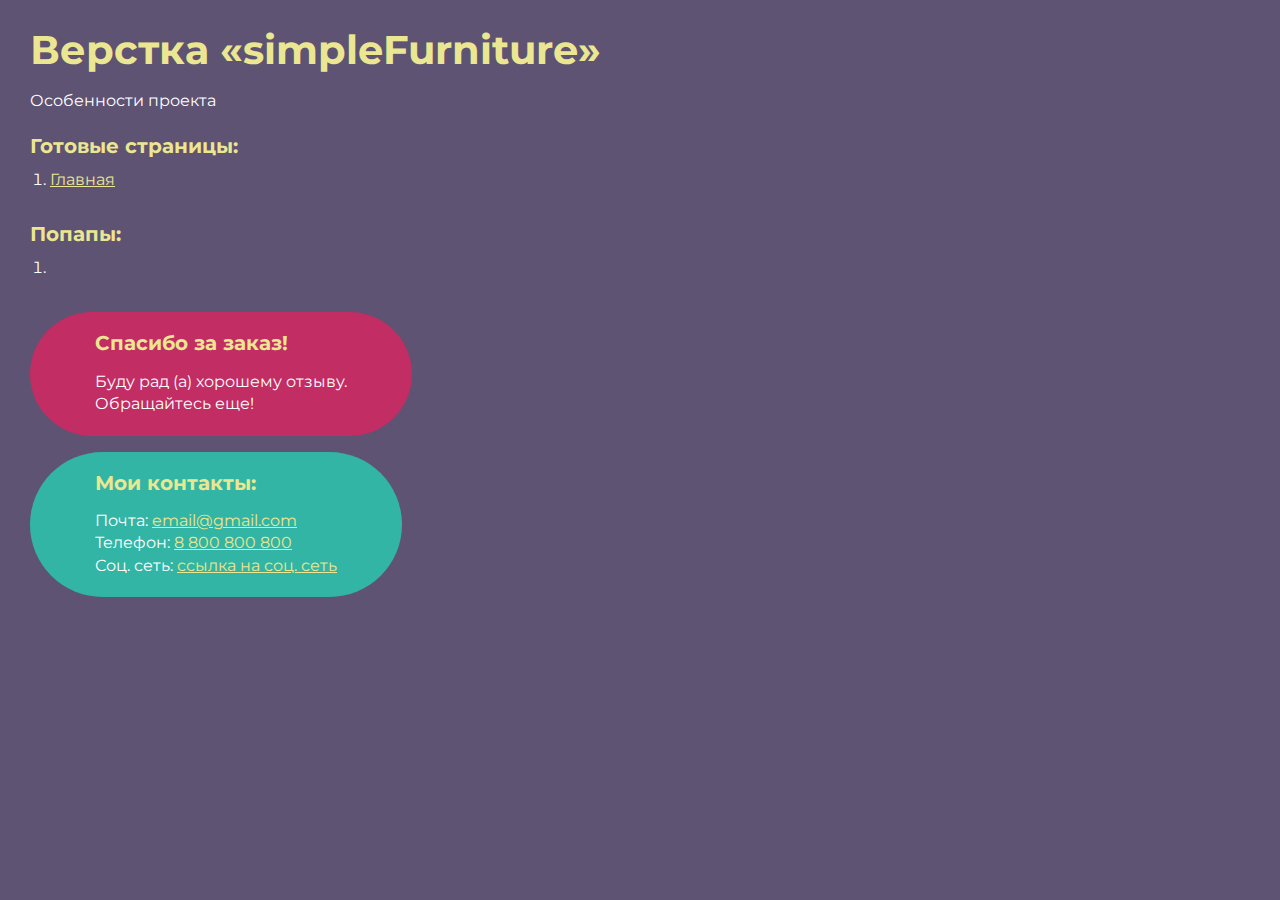
<file: index.html>
<!DOCTYPE html>
<html>

<head>
	<meta charset="UTF-8">
	<meta name="viewport" content="width=device-width, initial-scale=1.0">
	<title>Верстка «simpleFurniture»</title>
</head>

<body>
	<div class="rootpage">
		<h1>Верстка «simpleFurniture»</h1>
		<div class="rootpage__info">
			Особенности проекта
		</div>
		<h2>Готовые страницы:</h2>
		<ol class="rootpage__list">
			<li><a target="_blank" href="home.html">Главная</a></li>
		</ol>
		<h2>Попапы:</h2>
		<ol class="rootpage__list">
			<li><a target="_blank" href="home.html#"></a></li>
		</ol>
		<div class="rootpage__tnx">
			<h2>Спасибо за заказ!</h2>
			<p>Буду рад (а) хорошему отзыву.</p>
			<p>Обращайтесь еще!</p>
		</div>
		<div class="rootpage__contacts">
			<h2>Мои контакты:</h2>
			<p>Почта: <a href="mailto:email@gmail.com">email@gmail.com</a></p>
			<p>Телефон: <a href="tel:8800800800">8 800 800 800</a></p>
			<p>Соц. сеть: <a href="">ссылка на соц. сеть</a></p>
		</div>
	</div>
</body>
<style>
	@charset "UTF-8";
	@import url("https://fonts.googleapis.com/css?family=Montserrat:regular,700&display=swap");

	*,
	*::before,
	*::after {
		padding: 0px;
		margin: 0px;
		border: 0px;
		box-sizing: border-box;
	}

	html,
	body {
		height: 100%;
		margin: 0;
		padding: 0;
		min-width: 320px;
		width: 100%;
		color: #fff;
		background-color: #5e5373;
	}

	body {
		font-family: Montserrat;
		font-size: 100%;
		line-height: 1;
		font-size: 1rem;
	}

	a {
		text-decoration: underline;
		color: #ebe691
	}

	a:visited {
		text-decoration: underline;
		color: #aaa768;
	}

	a:hover {
		text-decoration: none;
	}

	ul li {
		list-style: none;
	}

	img {
		vertical-align: top;
	}

	.wrapper {
		width: 100%;
		min-height: 100%;
		overflow: hidden;
	}

	.rootpage {
		padding: 30px;
		display: flex;
		flex-direction: column;
		align-items: flex-start;
	}

	@media (max-width: 767px) {
		.rootpage {
			padding: 30px 15px;
		}
	}

	h1 {
		color: #ebe691;
		font-size: 2.5rem;
		margin: 0px 0px 1.25rem 0px;
	}

	@media (max-width: 767px) {
		h1 {
			font-size: 1.85rem;
			margin: 0px 0px 1.25rem 0px;
		}
	}

	h2 {
		color: #ebe691;
		font-size: 1.25rem;
		margin: 0px 0px 1rem 0px;
	}

	@media (max-width: 767px) {
		h2 {
			font-size: 1.125rem;
			margin: 0px 0px 1rem 0px;
		}
	}

	.rootpage__info {
		line-height: 140%;
		margin: 0px 0px 1.5rem 0px;
	}

	.rootpage__list {
		margin: 0px 0px 2.25rem 1.25rem;
	}

	.rootpage__list li:not(:last-child) {
		margin: 0px 0px 15px 0px;
	}

	.rootpage__contacts,
	.rootpage__tnx {
		border-radius: 200px;
		padding: 20px 65px;
		line-height: 140%;
	}

	@media (max-width: 767px) {

		.rootpage__contacts,
		.rootpage__tnx {
			border-radius: 40px;
			padding: 20px;
		}
	}

	.rootpage__contacts {
		background: #32b5a4;

	}

	.rootpage__contacts a {
		color: #ebe691;
	}

	.rootpage__tnx {
		background: #c22d63;
		margin: 0px 0px 1rem 0px;
	}
</style>

</html>
</file>
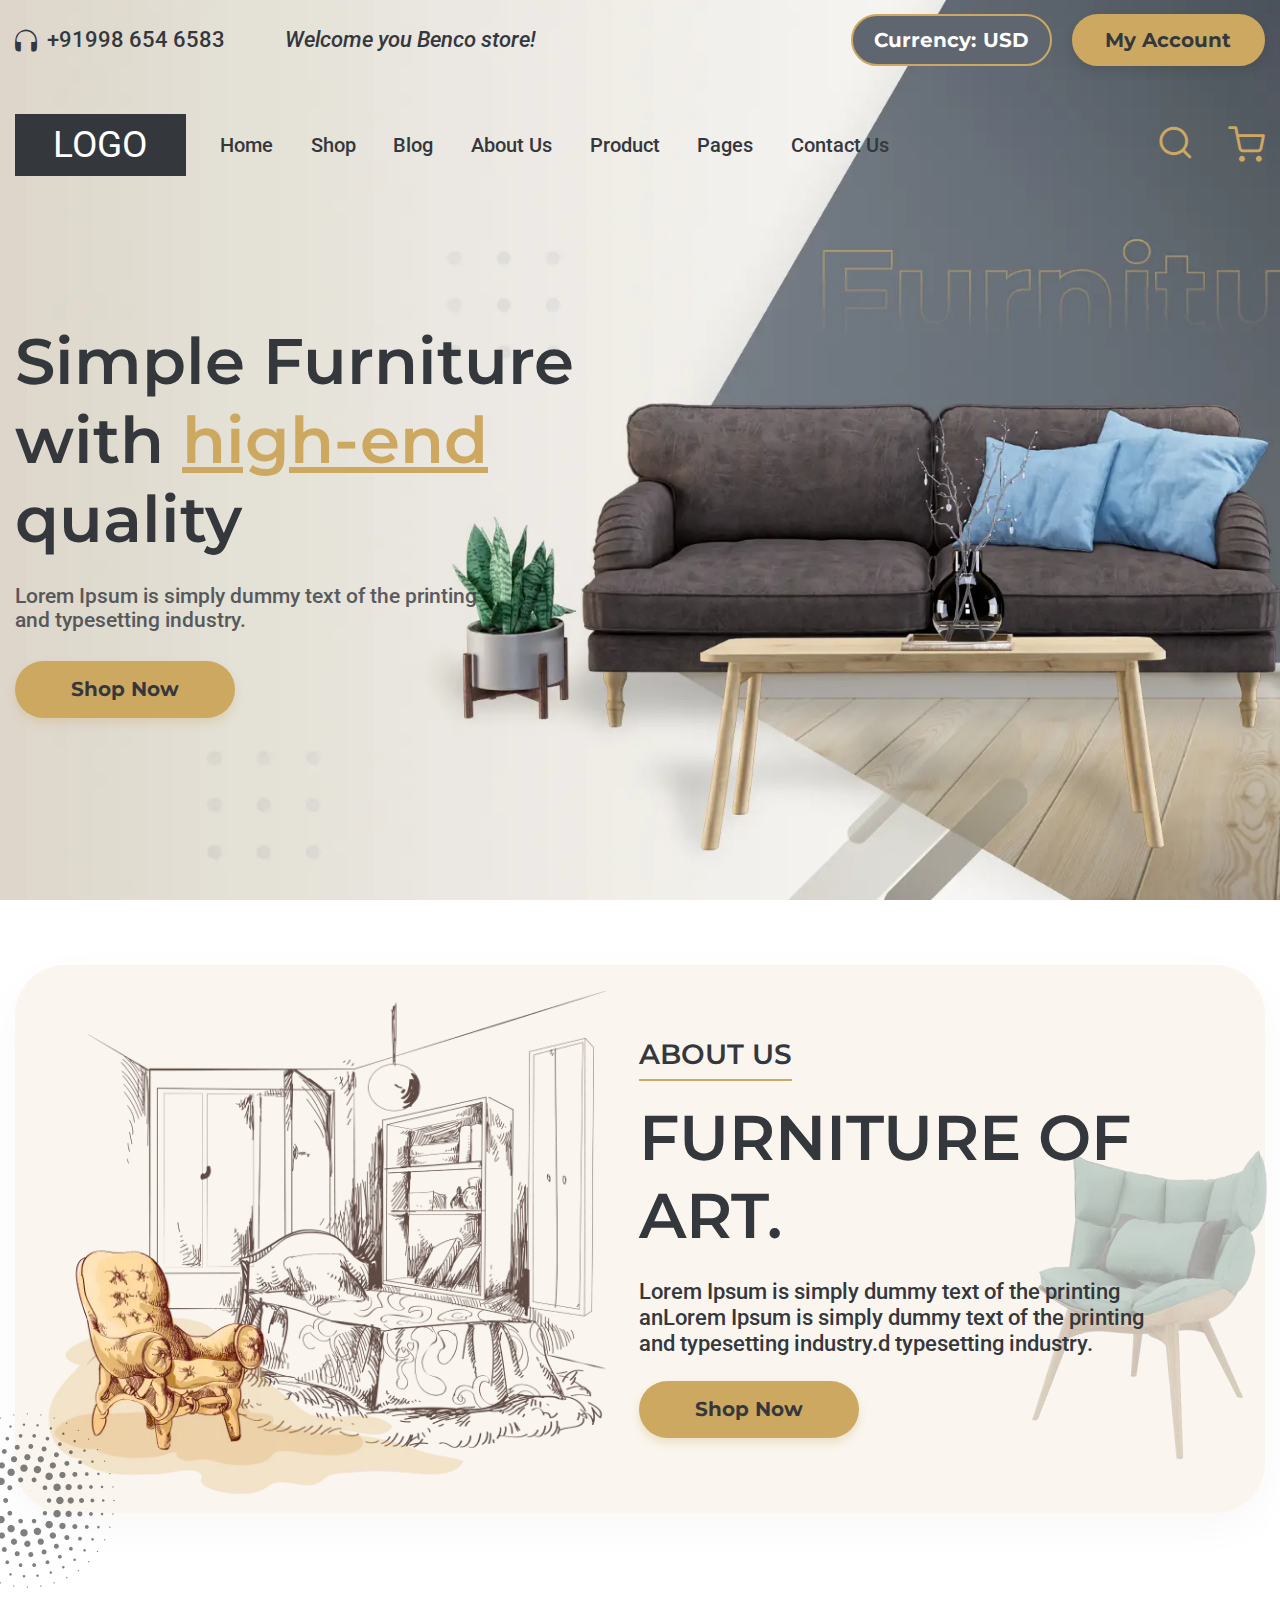
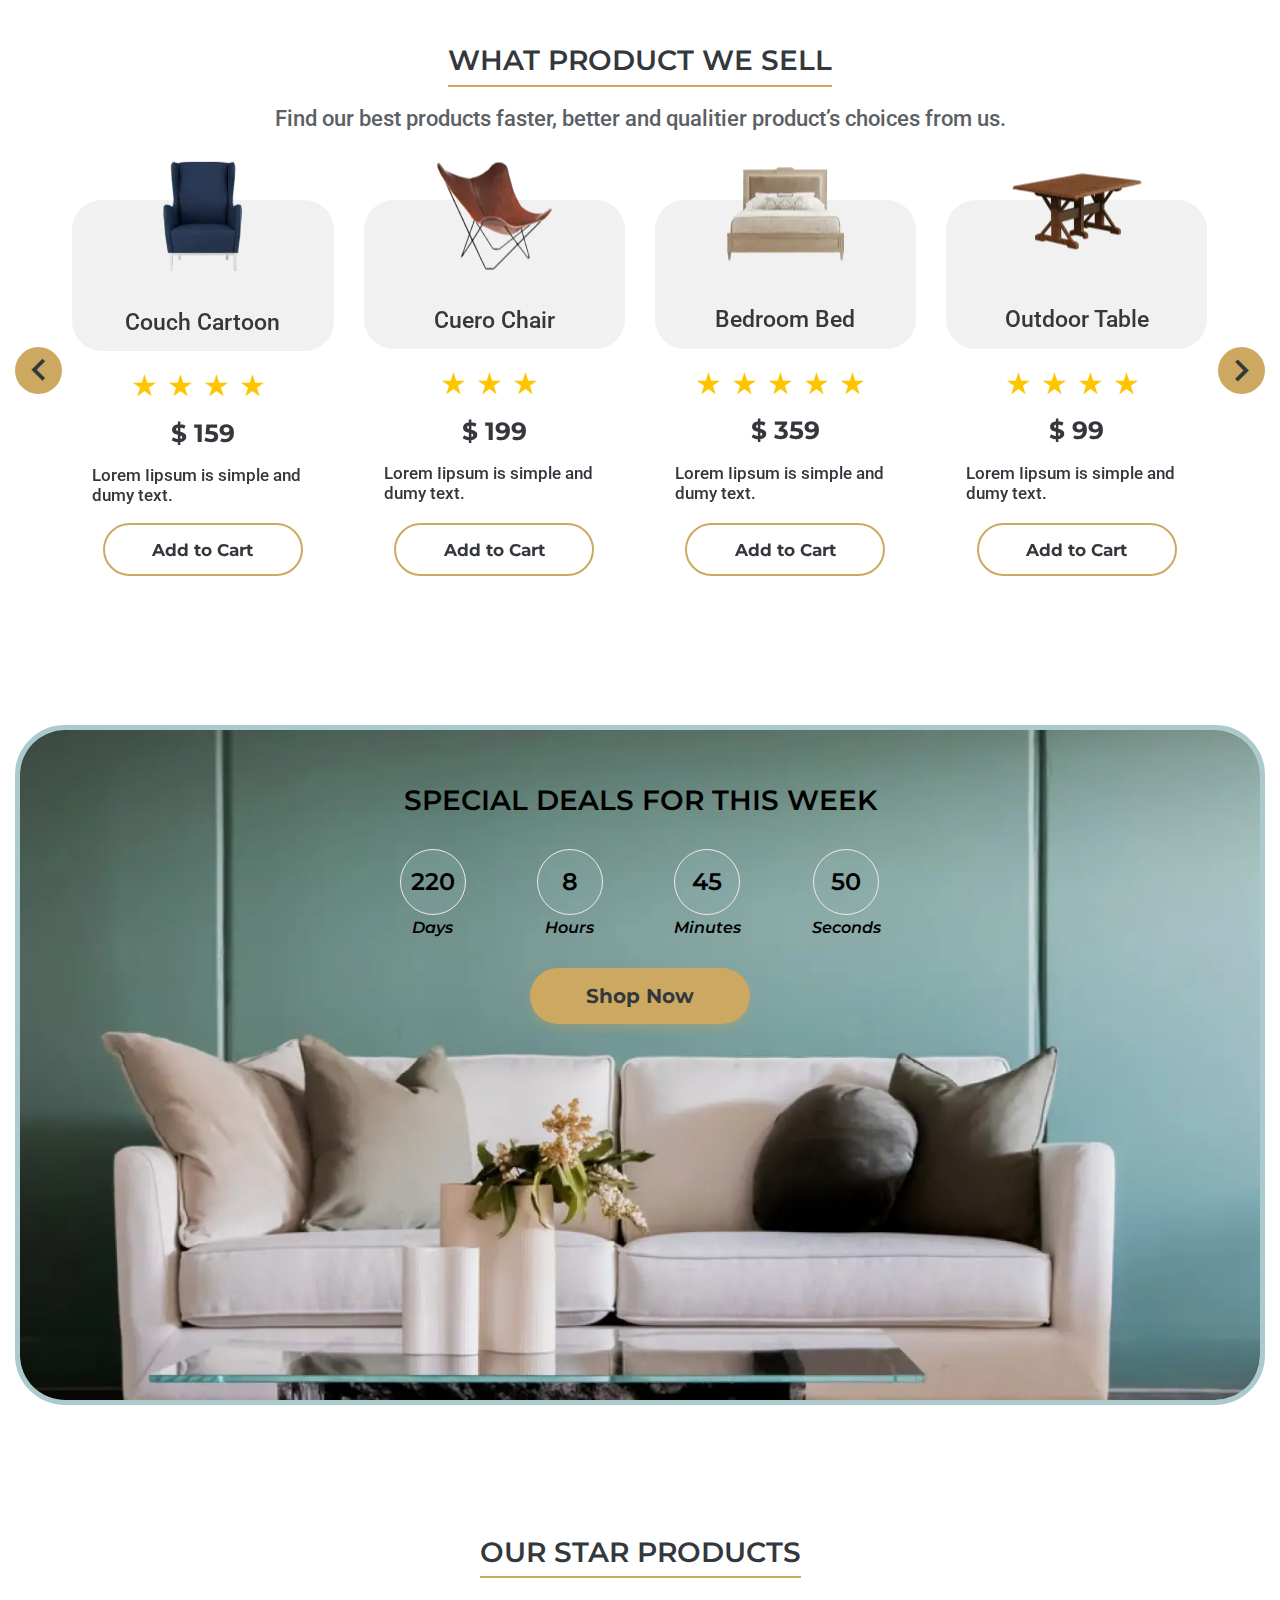
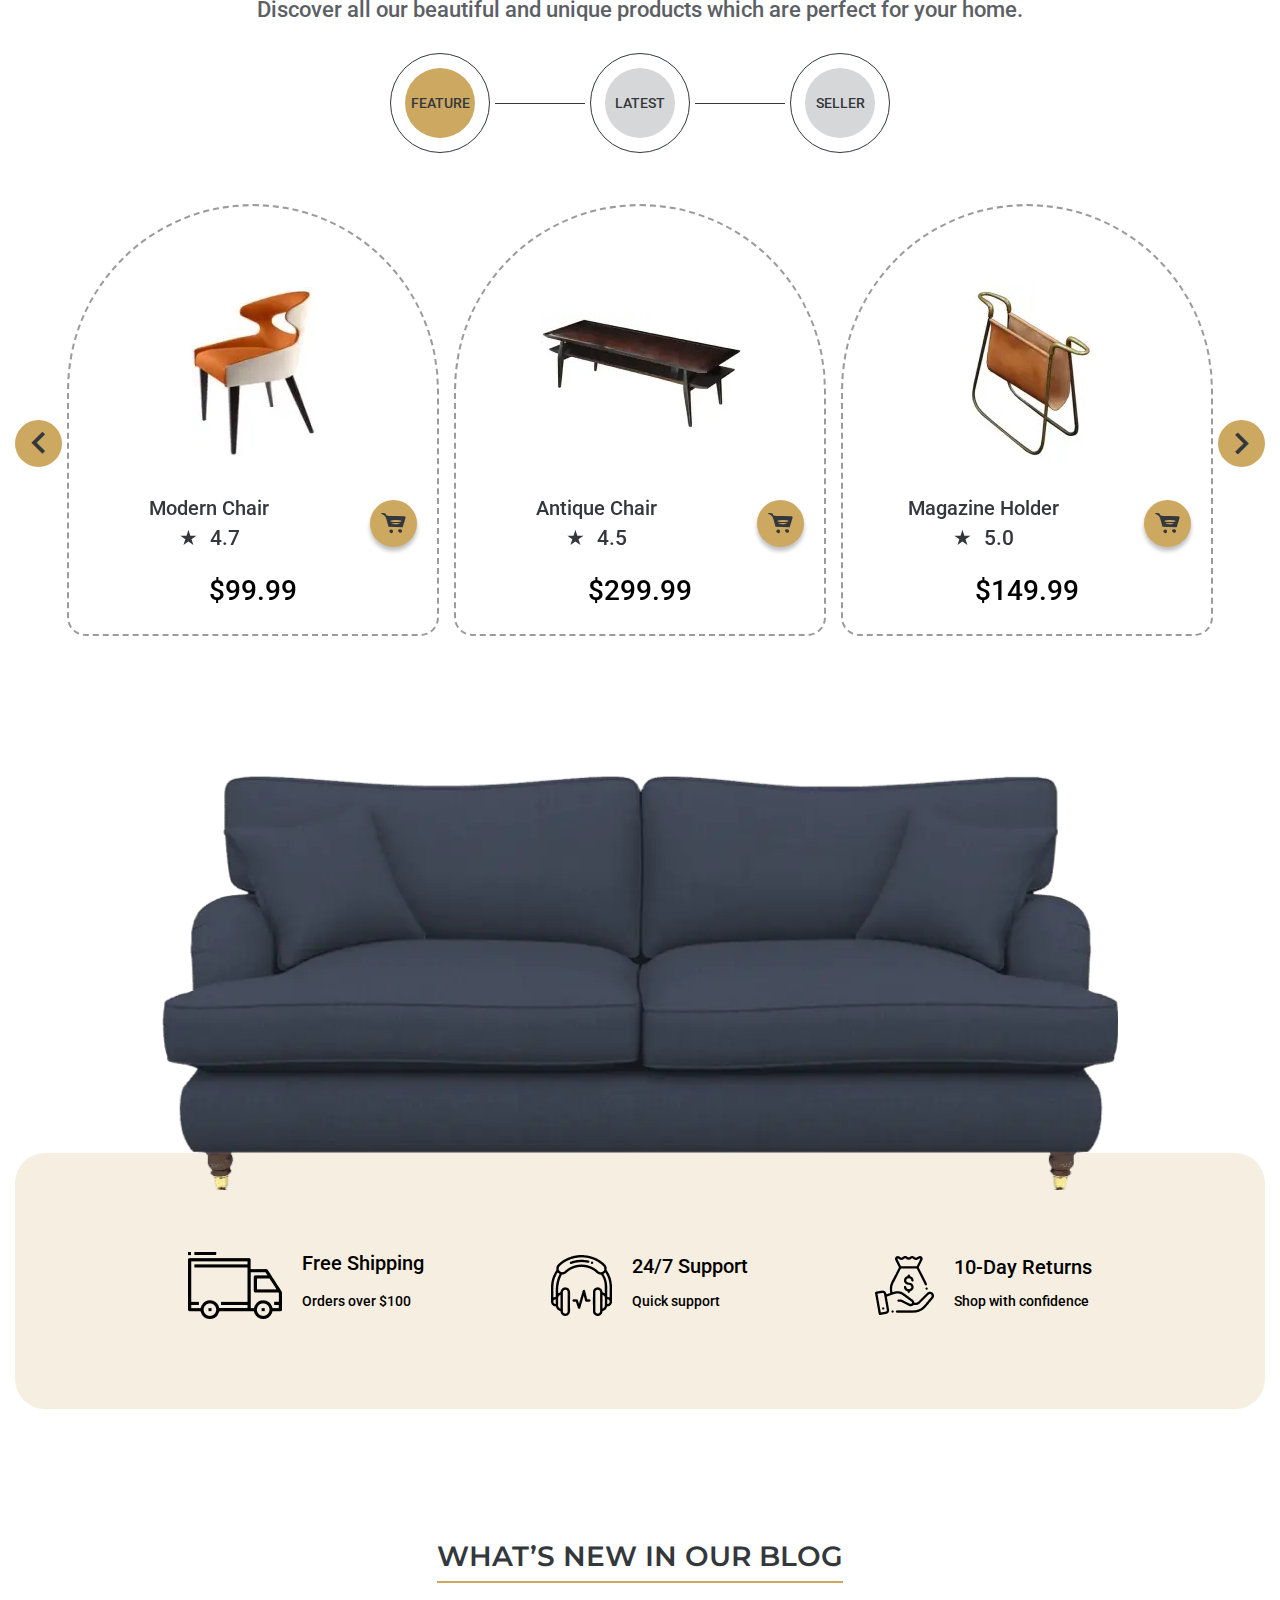
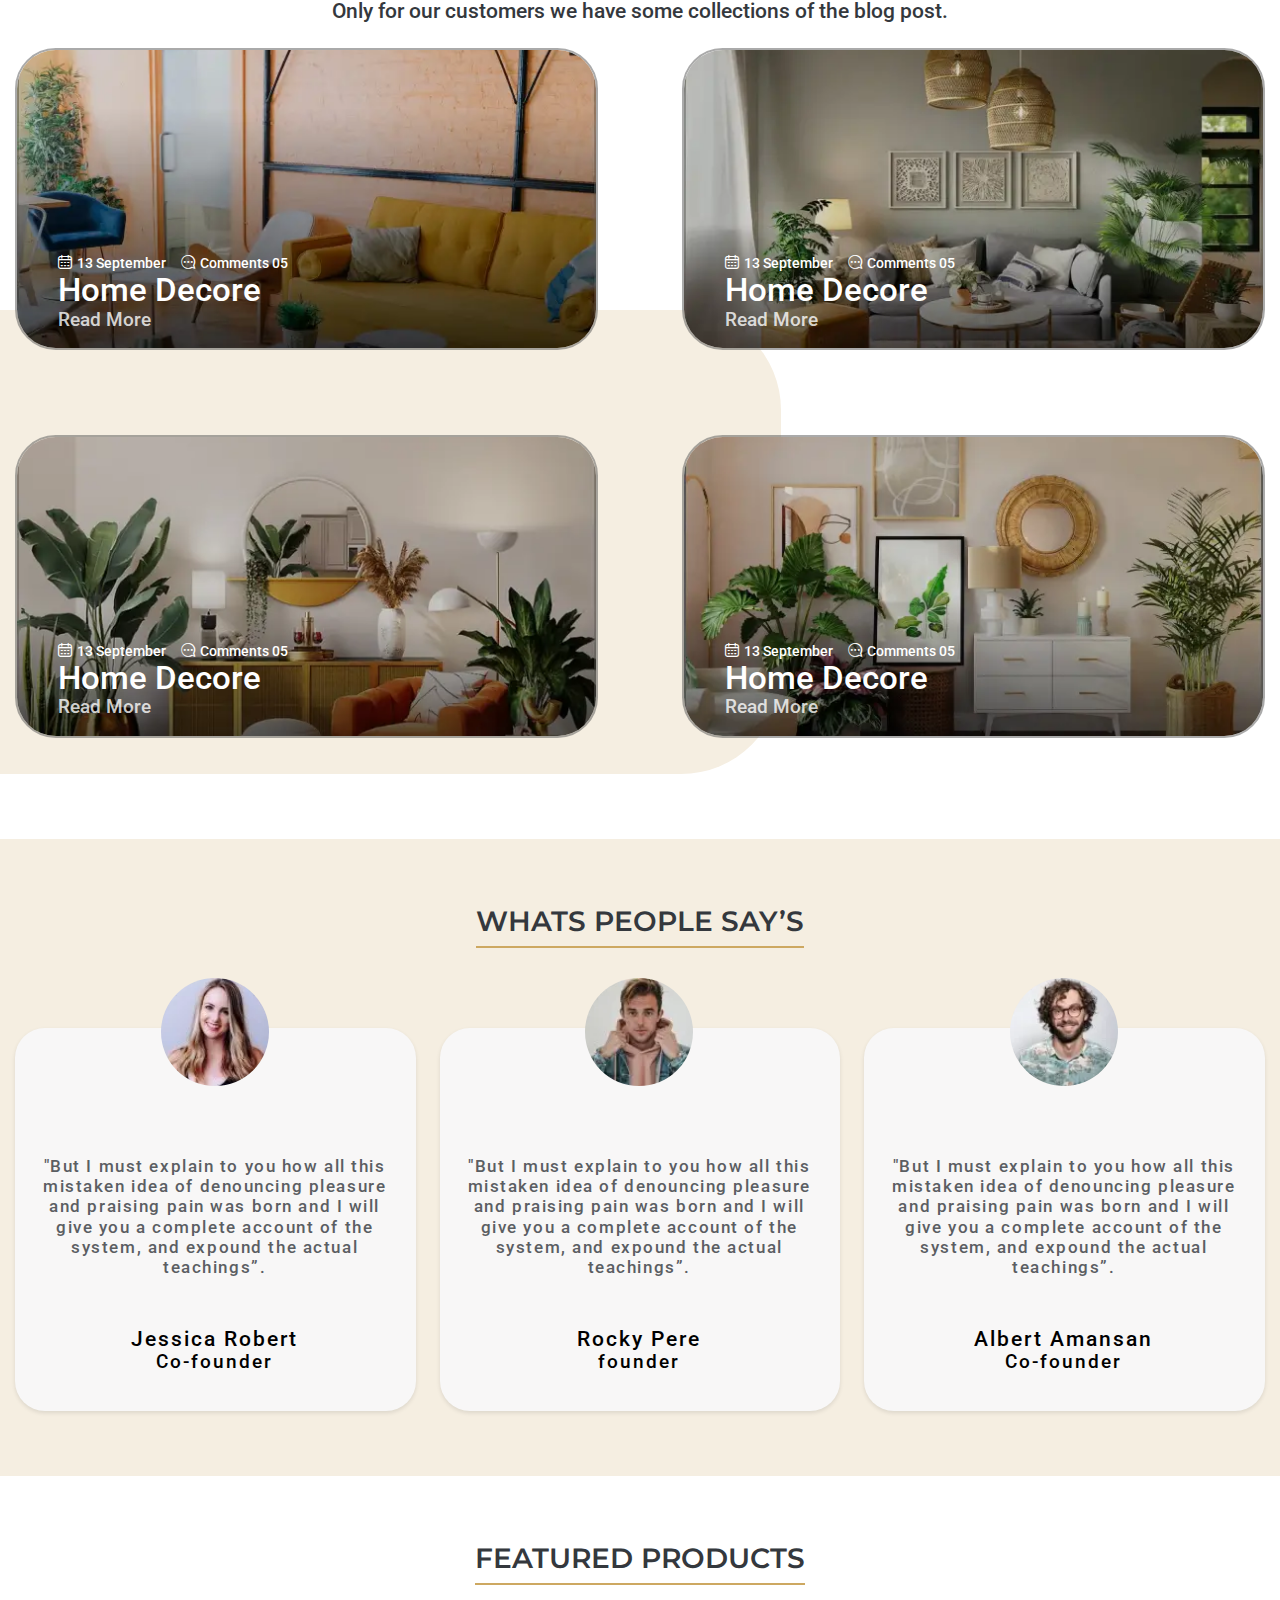
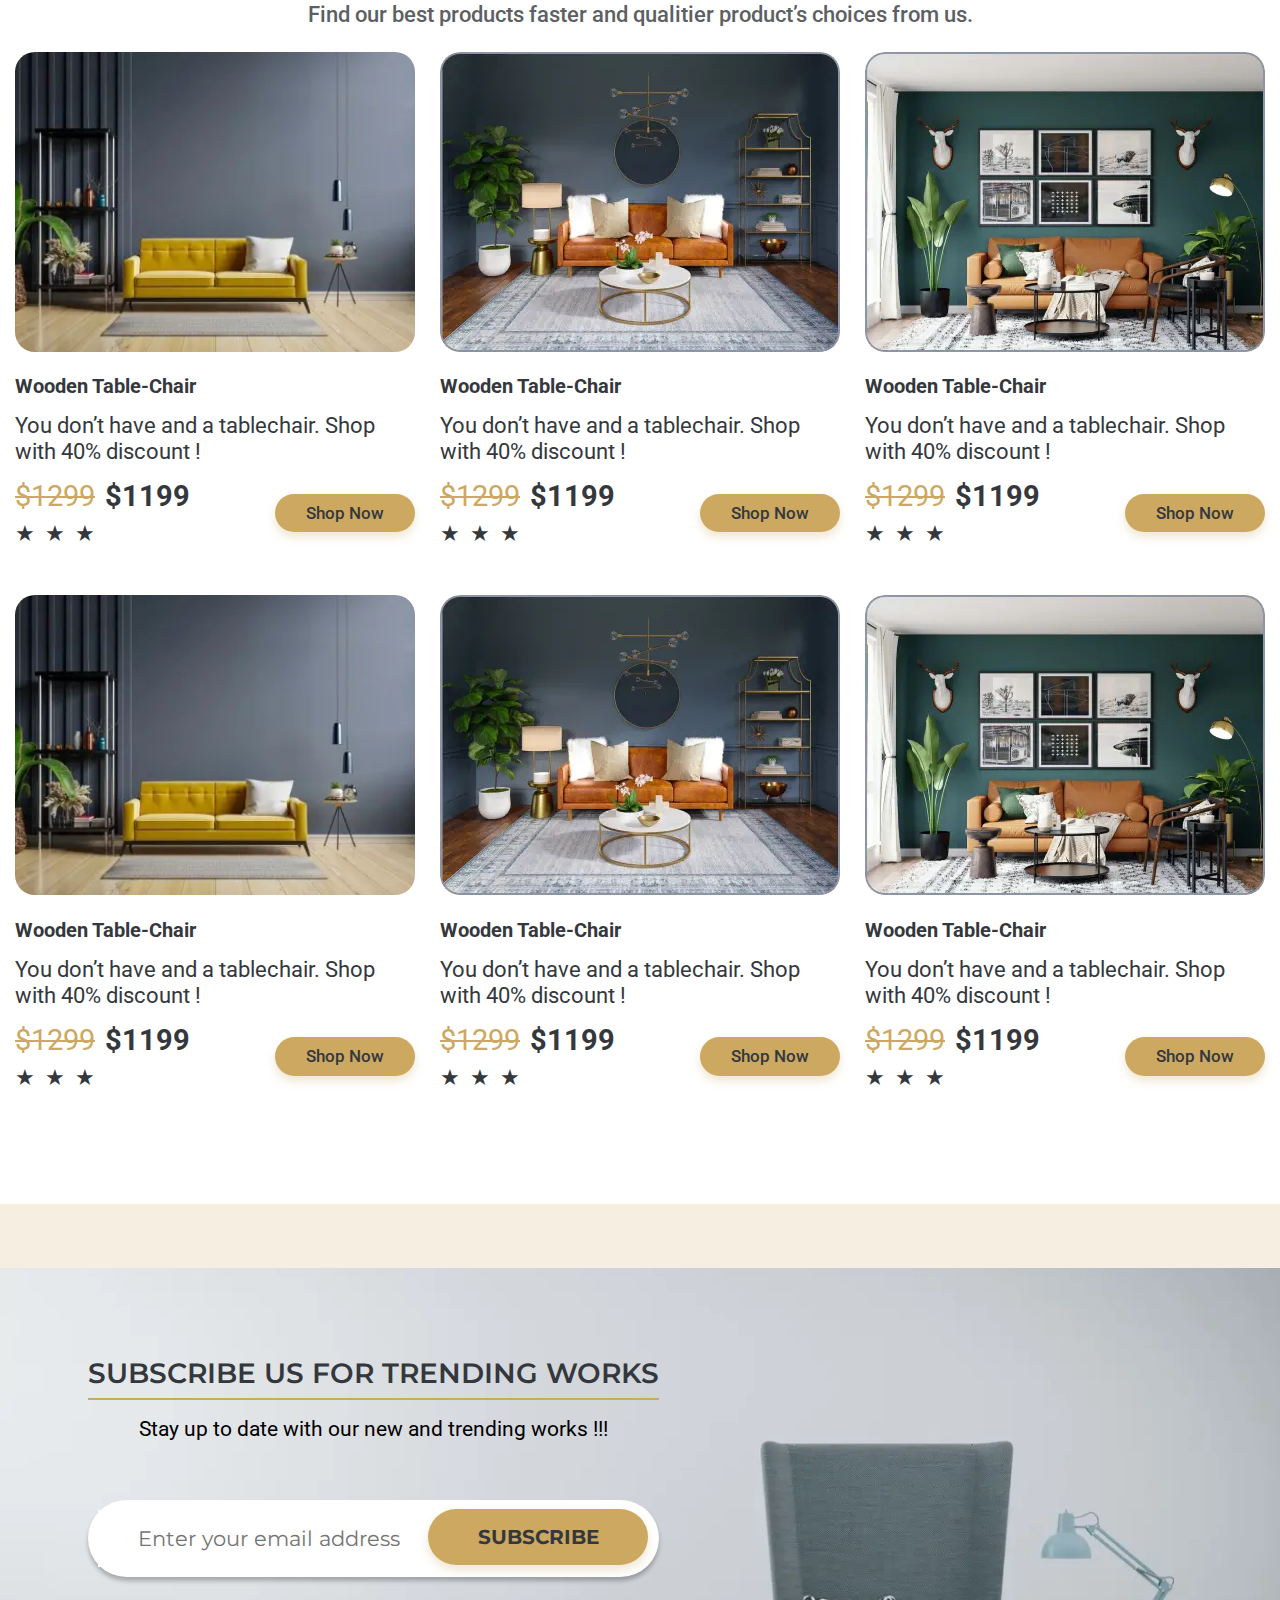
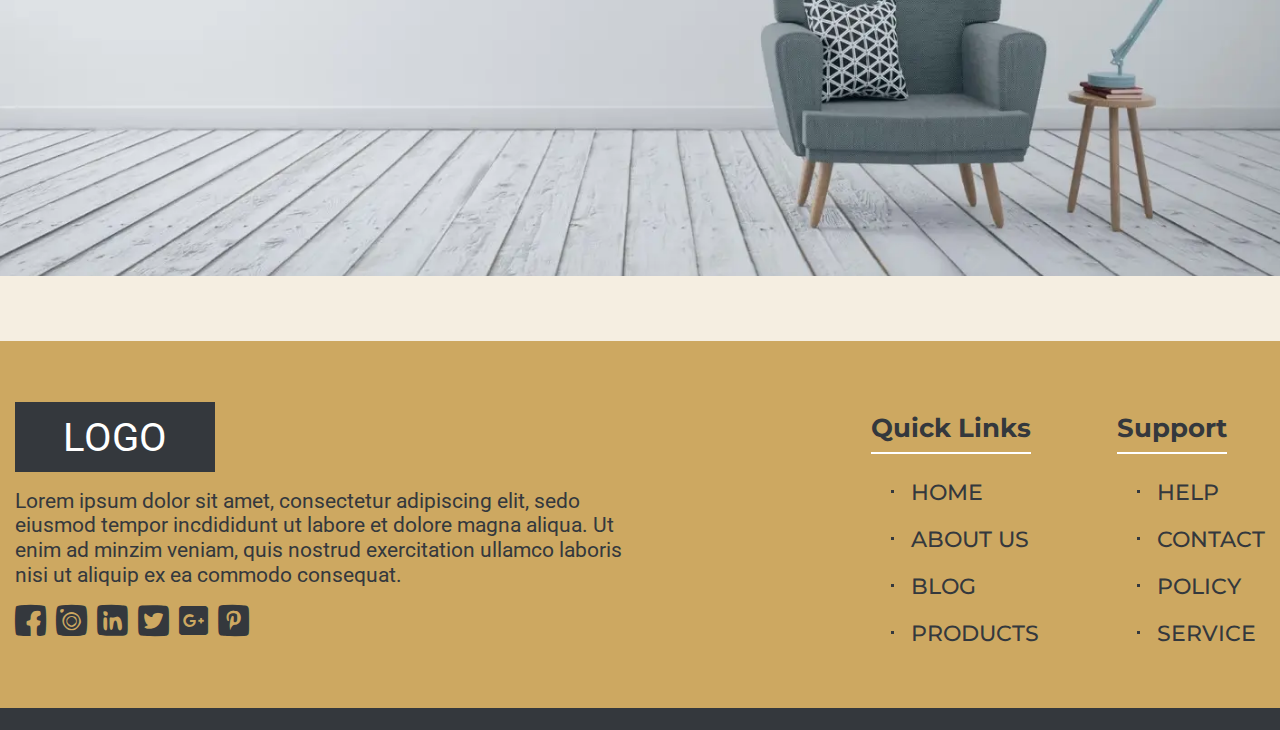
<file: home.html>
<!DOCTYPE html>
<html lang="ru">

<head>
	<title>Главная</title>
	<meta charset="UTF-8">
	<meta name="format-detection" content="telephone=no">
	<!-- <style>body{opacity: 0;}</style> -->
	<link rel="stylesheet" href="css/style.min.css?_v=20220108212103">
	<link rel="shortcut icon" href="favicon.ico">
	<!-- <meta name="robots" content="noindex, nofollow"> -->
	<meta name="viewport" content="width=device-width, initial-scale=1.0">
</head>

<body>
	<div class="wrapper">
		<header class="header">
			<div class="header__container">
				<div class="header__top top-header">
					<div class="top-header__left">
						<a href="tel:+919986546583" class="top-header__phone _icon-headphone"><span>+91998 654 6583</span></a>
						<div class="top-header__welcome">Welcome you Benco store!</div>
					</div>
					<div class="top-header__right">
						<a href="" class="top-header__currency"><span>Currency:</span><span>USD</span></a>
						<a href="" class="top-header__account">My Account</a>
					</div>
				</div>
				<div class="header__bottom bottom-header">
					<div class="bottom-header__left">
						<div class="bottom-header__logo">LOGO</div>
						<div class="bottom-header__menu menu">
							<nav class="menu__body">
								<ul class="menu__list">
									<li class="menu__item"><a href="" class="menu__link">Home</a></li>
									<li class="menu__item"><a href="" class="menu__link">Shop</a></li>
									<li class="menu__item"><a href="" class="menu__link">Blog</a></li>
									<li class="menu__item"><a href="" class="menu__link">About Us</a></li>
									<li class="menu__item"><a href="" class="menu__link">Product</a></li>
									<li class="menu__item"><a href="" class="menu__link">Pages</a></li>
									<li class="menu__item"><a href="" class="menu__link">Contact Us</a></li>
								</ul>
							</nav>
						</div>
					</div>
					<div class="bottom-header__right">
						<div class="bottom-header__search search-header">
							<button type="button" class="search-header__icon _icon-search"></button>
							<form action="@" class="search-header__form">
								<input autocomplete="off" type="text" name="form[]" placeholder="Search" class="search-header__input">
								<button type="submit" class="search-header__button _icon-search"></button>
							</form>
						</div>
						<a href="" class="bottom-header__cart _icon-shopping-cart"></a>
					</div>
					<button type="button" class="icon-menu"><span></span></button>
				</div>
			</div>
		</header>
		<main class="page">
			<section data-fullscreen class="page__main main-block">
				<div class="main-block__container">
					<div class="main-block__body">
						<h1 class="main-block__title">Simple Furniture with <a href="">high-end</a> quality</h1>
						<div class="main-block__text">
							Lorem Ipsum is simply dummy text of the printing and typesetting
							industry.
						</div>
						<a href="" class="main-block__button button">Shop Now</a>
					</div>
				</div>
				<div class="main-block__image-ibg"><picture><source srcset="img/main-block/bg.webp"type="image/webp"><img src="img/main-block/bg.jpg" alt="bg"></picture></div>
			</section>
			<section class="page__about about">
				<div class="about__container">
					<div class="about__body">
						<div class="about__image-ibg_contain"><picture><source srcset="img/about/imag.webp"type="image/webp"><img src="img/about/imag.png" alt="bg"></picture></div>
						<div class="about__content">
							<h3 class="about__title title">ABOUT US</h3>
							<div class="about__sub-title">FURNITURE OF ART.</div>
							<div class="about__text">
								Lorem Ipsum is simply dummy text of the printing anLorem Ipsum is simply dummy text of the
								printing and typesetting industry.d typesetting industry.
							</div>
							<a href="" class="about__button button">Shop Now</a>
							<div class="about__image">
								<picture><source srcset="img/about/chair.webp"type="image/webp"><img src="img/about/chair.png" alt="chair"></picture>
							</div>
						</div>
						<div class="about__decor">
							<picture><source srcset="img/about/decor.webp"type="image/webp"><img src="img/about/decor.png" alt="decor"></picture>
						</div>
					</div>
				</div>
			</section>
			<section class="page__sell sell">
				<div class="sell__container">
					<div class="sell__header">
						<h2 class="sell__title title">WHAT PRODUCT WE SELL</h2>
						<div class="sell__text">
							Find our best products faster, better and qualitier product’s choices from us.
						</div>
					</div>
					<div class="sell__slider">
						<div class="sell__swiper">
							<div class="sell__slide">
								<article class="sell-product">
									<a href="" class="sell-product__image-block">
										<div class="sell-product__image">
											<picture><source srcset="img/sell/01.webp"type="image/webp"><img src="img/sell/01.png" alt="product"></picture>
										</div>
										<div class="sell-product__title">Couch Cartoon</div>
									</a>
									<div class="sell-product__content-block">
										<div class="sell-product__rating">★★★★</div>
										<div class="sell-product__price">$ 159</div>
										<div class="sell-product__text">Lorem Iipsum is simple and dumy text.</div>
										<a href="" class="sell-product__button">Add to Cart</a>
									</div>
								</article>
							</div>
							<div class="sell__slide">
								<article class="sell-product">
									<a href="" class="sell-product__image-block">
										<div class="sell-product__image">
											<picture><source srcset="img/sell/02.webp"type="image/webp"><img src="img/sell/02.png" alt="product"></picture>
										</div>
										<div class="sell-product__title">Cuero Chair</div>
									</a>
									<div class="sell-product__content-block">
										<div class="sell-product__rating">★★★</div>
										<div class="sell-product__price">$ 199</div>
										<div class="sell-product__text">Lorem Iipsum is simple and dumy text.</div>
										<a href="" class="sell-product__button">Add to Cart</a>
									</div>
								</article>
							</div>
							<div class="sell__slide">
								<article class="sell-product">
									<a href="" class="sell-product__image-block">
										<div class="sell-product__image">
											<picture><source srcset="img/sell/03.webp"type="image/webp"><img src="img/sell/03.png" alt="product"></picture>
										</div>
										<div class="sell-product__title">Bedroom Bed</div>
									</a>
									<div class="sell-product__content-block">
										<div class="sell-product__rating">★★★★★</div>
										<div class="sell-product__price">$ 359</div>
										<div class="sell-product__text">Lorem Iipsum is simple and dumy text.</div>
										<a href="" class="sell-product__button">Add to Cart</a>
									</div>
								</article>
							</div>
							<div class="sell__slide">
								<article class="sell-product">
									<a href="" class="sell-product__image-block">
										<div class="sell-product__image">
											<picture><source srcset="img/sell/04.webp"type="image/webp"><img src="img/sell/04.png" alt="product"></picture>
										</div>
										<div class="sell-product__title">Outdoor Table</div>
									</a>
									<div class="sell-product__content-block">
										<div class="sell-product__rating">★★★★</div>
										<div class="sell-product__price">$ 99</div>
										<div class="sell-product__text">Lorem Iipsum is simple and dumy text.</div>
										<a href="" class="sell-product__button">Add to Cart</a>
									</div>
								</article>
							</div>
							<div class="sell__slide">
								<article class="sell-product">
									<a href="" class="sell-product__image-block">
										<div class="sell-product__image">
											<picture><source srcset="img/sell/05.webp"type="image/webp"><img src="img/sell/05.png" alt="product"></picture>
										</div>
										<div class="sell-product__title">Wooden Drawer</div>
									</a>
									<div class="sell-product__content-block">
										<div class="sell-product__rating">★★★</div>
										<div class="sell-product__price">$ 299</div>
										<div class="sell-product__text">Lorem Iipsum is simple and dumy text.</div>
										<a href="" class="sell-product__button">Add to Cart</a>
									</div>
								</article>
							</div>
						</div>
					</div>
					<div class="sell__navigation sell__navigation_left _icon-arrow-right navigation navigation_left"></div>
					<div class="sell__navigation sell__navigation_right _icon-arrow-right navigation navigation_right"></div>
					<div class="sell__decor">
						<picture><source srcset="img/sell/decor.webp"type="image/webp"><img src="img/sell/decor.png" alt="decor"></picture>
					</div>
				</div>
			</section>
			<section class="page__deals deals">
				<div class="deals__container">
					<div class="deals__body">
						<div class="deals__content">
							<div class="deals__image-ibg"><picture><source srcset="img/deals/bg.webp"type="image/webp"><img src="img/deals/bg.jpg" alt="bg"></picture></div>
							<h2 class="deals__title">SPECIAL DEALS FOR THIS WEEK</h2>
							<div class="deals__counter counter-deals">
								<div class="counter-deals__items">
									<div class="counter-deals__item">
										<div class="counter-deals__figure"><span>220</span></div>
										<div class="counter-deals__text">Days</div>
									</div>
									<div class="counter-deals__item">
										<div class="counter-deals__figure"><span>8</span></div>
										<div class="counter-deals__text">Hours</div>
									</div>
									<div class="counter-deals__item">
										<div class="counter-deals__figure"><span>45</span></div>
										<div class="counter-deals__text">Minutes</div>
									</div>
									<div class="counter-deals__item">
										<div class="counter-deals__figure"><span>50</span></div>
										<div class="counter-deals__text">Seconds</div>
									</div>
								</div>
							</div>
							<a href="" class="deals__button button">Shop Now</a>
						</div>
					</div>
					<div class="deals__decor-bottom">
						<picture><source srcset="img/deals/decor-bottom.webp"type="image/webp"><img src="img/deals/decor-bottom.png" alt="decor"></picture>
					</div>
					<div class="deals__decor-top">
						<picture><source srcset="img/deals/decor-top.webp"type="image/webp"><img src="img/deals/decor-top.png" alt="decor"></picture>
					</div>
				</div>
			</section>
			<section class="page__star star">
				<div class="star__container">
					<div class="star__header">
						<h2 class="star__title title">OUR STAR PRODUCTS</h2>
						<div class="star__text">
							Discover all our beautiful and unique products which are perfect for your
							home.
						</div>
					</div>
					<div data-tabs data-tabs-animate class="star__tabs tabs-star">
						<nav data-tabs-titles class="tabs-star__navigation">
							<button data-tab-slider type="submit" class="tabs-star__title _tab-active"><span>FEATURE</span></button>
							<button data-tab-slider type="submit" class="tabs-star__title"><span>LATEST</span></button>
							<button data-tab-slider type="submit" class="tabs-star__title"> <span>SELLER</span></button>
						</nav>
						<div data-tabs-body class="tabs-star__content">
							<div class="tabs-star__body">
								<div class="feature__slider">
									<div class="feature__swiper">
										<div class="feature__slide">
											<article class="feature-product">
												<a href="" class="feature-product__image">
													<picture><source srcset="img/star/01.webp"type="image/webp"><img src="img/star/01.png" alt="image"></picture>
												</a>
												<div class="feature-product__content">
													<div class="feature-product__info">
														<div class="feature-product__name">Modern Chair</div>
														<div class="feature-product__rating">★<span>4.7</span></div>
														<a href="" class="feature-product__cart-icon">
															<span class="feature-product__cart-icon_icon-cart-black _icon-cart-black">
															</span>
														</a>
													</div>
													<div class="feature-product__price">$99.99</div>
												</div>
											</article>
										</div>
										<div class="feature__slide">
											<article class="feature-product">
												<a href="" class="feature-product__image">
													<picture><source srcset="img/star/02.webp"type="image/webp"><img src="img/star/02.png" alt="image"></picture>
												</a>
												<div class="feature-product__content">
													<div class="feature-product__info">
														<div class="feature-product__name">Antique Chair</div>
														<div class="feature-product__rating">★<span>4.5</span></div>
														<a href="" class="feature-product__cart-icon">
															<span class="feature-product__cart-icon_icon-cart-black _icon-cart-black">
															</span>
														</a>
													</div>
													<div class="feature-product__price">$299.99</div>
												</div>
											</article>
										</div>
										<div class="feature__slide">
											<article class="feature-product">
												<a href="" class="feature-product__image">
													<picture><source srcset="img/star/03.webp"type="image/webp"><img src="img/star/03.png" alt="image"></picture>
												</a>
												<div class="feature-product__content">
													<div class="feature-product__info">
														<div class="feature-product__name">Magazine Holder</div>
														<div class="feature-product__rating">★<span>5.0</span></div>
														<a href="" class="feature-product__cart-icon">
															<span class="feature-product__cart-icon_icon-cart-black _icon-cart-black">
															</span>
														</a>
													</div>
													<div class="feature-product__price">$149.99</div>
												</div>
											</article>
										</div>
										<div class="feature__slide">
											<article class="feature-product">
												<a href="" class="feature-product__image">
													<picture><source srcset="img/star/04.webp"type="image/webp"><img src="img/star/04.png" alt="image"></picture>
												</a>
												<div class="feature-product__content">
													<div class="feature-product__info">
														<div class="feature-product__name">Comfort Chair</div>
														<div class="feature-product__rating">★<span>3.5</span></div>
														<a href="" class="feature-product__cart-icon">
															<span class="feature-product__cart-icon_icon-cart-black _icon-cart-black">
															</span>
														</a>
													</div>
													<div class="feature-product__price">$599.99</div>
												</div>
											</article>
										</div>
									</div>
								</div>
								<div class="feature__navigation feature__navigation_left _icon-arrow-right navigation navigation_left">
								</div>
								<div class="feature__navigation feature__navigation_right _icon-arrow-right navigation navigation_right">
								</div>
							</div>
							<div class="tabs-star__body">
								<div class="latest__slider">
									<div class="latest__swiper">
										<div class="latest__slide">
											<article class="latest-product">
												<div class="latest-product__image">
													<picture><source srcset="img/star/01.webp"type="image/webp"><img src="img/star/01.png" alt="image"></picture>
												</div>
												<div class="latest-product__content">
													<div class="latest-product__info">
														<div class="latest-product__name">Modern Chair</div>
														<div class="latest-product__rating">★<span>4.7</span></div>
														<a href="" class="latest-product__cart-icon">
															<span class="latest-product__cart-icon_icon-cart-black _icon-cart-black">
															</span>
														</a>
													</div>
													<div class="latest-product__price">$99.997</div>
												</div>
											</article>
										</div>
										<div class="latest__slide">
											<article class="latest-product">
												<div class="latest-product__image">
													<picture><source srcset="img/star/02.webp"type="image/webp"><img src="img/star/02.png" alt="image"></picture>
												</div>
												<div class="latest-product__content">
													<div class="latest-product__info">
														<div class="latest-product__name">Antique Chair</div>
														<div class="latest-product__rating">★<span>4.5</span></div>
														<a href="" class="latest-product__cart-icon">
															<span class="latest-product__cart-icon_icon-cart-black _icon-cart-black">
															</span>
														</a>
													</div>
													<div class="latest-product__price">$299.997</div>
												</div>
											</article>
										</div>
										<div class="latest__slide">
											<article class="latest-product">
												<div class="latest-product__image">
													<picture><source srcset="img/star/03.webp"type="image/webp"><img src="img/star/03.png" alt="image"></picture>
												</div>
												<div class="latest-product__content">
													<div class="latest-product__info">
														<div class="latest-product__name">Magazine Holder</div>
														<div class="latest-product__rating">★<span>5.0</span></div>
														<a href="" class="latest-product__cart-icon">
															<span class="latest-product__cart-icon_icon-cart-black _icon-cart-black">
															</span>
														</a>
													</div>
													<div class="latest-product__price">$149.997</div>
												</div>
											</article>
										</div>
										<div class="latest__slide">
											<article class="latest-product">
												<div class="latest-product__image">
													<picture><source srcset="img/star/04.webp"type="image/webp"><img src="img/star/04.png" alt="image"></picture>
												</div>
												<div class="latest-product__content">
													<div class="latest-product__info">
														<div class="latest-product__name">Comfort Chair</div>
														<div class="latest-product__rating">★<span>3.5</span></div>
														<a href="" class="latest-product__cart-icon">
															<span class="latest-product__cart-icon_icon-cart-black _icon-cart-black">
															</span>
														</a>
													</div>
													<div class="latest-product__price">$599.997</div>
												</div>
											</article>
										</div>
									</div>
								</div>
								<div class="latest__navigation latest__navigation_left _icon-arrow-right navigation navigation_left">
								</div>
								<div class="latest__navigation latest__navigation_right _icon-arrow-right navigation navigation_right">
								</div>
							</div>
							<div class="tabs-star__body">
								<div class="seller__slider">
									<div class="seller__swiper">
										<div class="seller__slide">
											<article class="seller-product">
												<div class="seller-product__image">
													<picture><source srcset="img/star/01.webp"type="image/webp"><img src="img/star/01.png" alt="image"></picture>
												</div>
												<div class="seller-product__content">
													<div class="seller-product__info">
														<div class="seller-product__name">Modern Chair</div>
														<div class="seller-product__rating">★<span>4.7</span></div>
														<a href="" class="seller-product__cart-icon">
															<span class="seller-product__cart-icon_icon-cart-black _icon-cart-black">
															</span>
														</a>
													</div>
													<div class="seller-product__price">$99.9974</div>
												</div>
											</article>
										</div>
										<div class="seller__slide">
											<article class="seller-product">
												<div class="seller-product__image">
													<picture><source srcset="img/star/02.webp"type="image/webp"><img src="img/star/02.png" alt="image"></picture>
												</div>
												<div class="seller-product__content">
													<div class="seller-product__info">
														<div class="seller-product__name">Antique Chair</div>
														<div class="seller-product__rating">★<span>4.5</span></div>
														<a href="" class="seller-product__cart-icon">
															<span class="seller-product__cart-icon_icon-cart-black _icon-cart-black">
															</span>
														</a>
													</div>
													<div class="seller-product__price">$299.9974</div>
												</div>
											</article>
										</div>
										<div class="seller__slide">
											<article class="seller-product">
												<div class="seller-product__image">
													<picture><source srcset="img/star/03.webp"type="image/webp"><img src="img/star/03.png" alt="image"></picture>
												</div>
												<div class="seller-product__content">
													<div class="seller-product__info">
														<div class="seller-product__name">Magazine Holder</div>
														<div class="seller-product__rating">★<span>5.0</span></div>
														<a href="" class="seller-product__cart-icon">
															<span class="seller-product__cart-icon_icon-cart-black _icon-cart-black">
															</span>
														</a>
													</div>
													<div class="seller-product__price">$149.9974</div>
												</div>
											</article>
										</div>
										<div class="seller__slide">
											<article class="seller-product">
												<div class="seller-product__image">
													<picture><source srcset="img/star/04.webp"type="image/webp"><img src="img/star/04.png" alt="image"></picture>
												</div>
												<div class="seller-product__content">
													<div class="seller-product__info">
														<div class="seller-product__name">Comfort Chair</div>
														<div class="seller-product__rating">★<span>3.5</span></div>
														<a href="" class="seller-product__cart-icon">
															<span class="seller-product__cart-icon_icon-cart-black _icon-cart-black">
															</span>
														</a>
													</div>
													<div class="seller-product__price">$599.9974</div>
												</div>
											</article>
										</div>
									</div>
								</div>
								<div class="seller__navigation seller__navigation_left _icon-arrow-right navigation navigation_left">
								</div>
								<div class="seller__navigation seller__navigation_right _icon-arrow-right navigation navigation_right">
								</div>
							</div>
						</div>
					</div>
					<div class="star__decor">
						<picture><source srcset="img/star/decor.webp"type="image/webp"><img src="img/star/decor.png" alt="decor"></picture>
					</div>
				</div>
			</section>
			<div class="page__advantages advantages">
				<div class="advantages__container">
					<div class="advantages__image">
						<picture><source srcset="img/advantages/sofa.webp"type="image/webp"><img src="img/advantages/sofa.png" alt="image"></picture>
					</div>
					<div class="advantages__content">
						<div class="advantages__columns">
							<div class="advantages__column">
								<div class="advantages__item">
									<div class="advantages__icon">
										<picture><source srcset="img/advantages/01.webp"type="image/webp"><img src="img/advantages/01.png" alt="icon"></picture>
									</div>
									<div class="advantages__title">Free Shipping</div>
									<div class="advantages__text">Orders over $100</div>
								</div>
							</div>
							<div class="advantages__column">
								<div class="advantages__item">
									<div class="advantages__icon">
										<picture><source srcset="img/advantages/02.webp"type="image/webp"><img src="img/advantages/02.png" alt="icon"></picture>
									</div>
									<div class="advantages__title">24/7 Support</div>
									<div class="advantages__text">Quick support</div>
								</div>
							</div>
							<div class="advantages__column">
								<div class="advantages__item">
									<div class="advantages__icon">
										<picture><source srcset="img/advantages/03.webp"type="image/webp"><img src="img/advantages/03.png" alt="icon"></picture>
									</div>
									<div class="advantages__title">10-Day Returns</div>
									<div class="advantages__text">Shop with confidence </div>
								</div>
							</div>
						</div>
					</div>
					<div class="advantages__decor">
						<picture><source srcset="img/advantages/decor.webp"type="image/webp"><img src="img/advantages/decor.png" alt="decor"></picture>
					</div>
				</div>
			</div>
			<section class="page__new new">
				<div class="new__container">
					<div class="new__header">
						<h2 class="new__title title">WHAT’S NEW IN OUR BLOG</h2>
						<div class="new__text">Only for our customers we have some collections of the blog post.</div>
					</div>
					<div class="new__body">
						<div class="new__item item-new">
							<a href="" class="item-new__image-ibg"><picture><source srcset="img/new/01.webp"type="image/webp"><img src="img/new/01.jpg" alt="home"></picture></a>
							<div class="item-new__content">
								<div class="item-new__info">
									<div class="item-new__calendar _icon-calendar">13 September </div>
									<a href="" class="item-new__comment _icon-comment"><span>Comments 05</span></a>
								</div>
								<a href="" class="item-new__title">Home Decore</a>
								<a href="" class="item-new__readmore">Read More</a>
							</div>
						</div>
						<div class="new__item item-new">
							<a href="" class="item-new__image-ibg"><picture><source srcset="img/new/02.webp"type="image/webp"><img src="img/new/02.jpg" alt="home"></picture></a>
							<div class="item-new__content">
								<div class="item-new__info">
									<div class="item-new__calendar _icon-calendar">13 September </div>
									<a href="" class="item-new__comment _icon-comment"><span>Comments 05</span></a>
								</div>
								<a href="" class="item-new__title">Home Decore</a>
								<a href="" class="item-new__readmore">Read More</a>
							</div>
						</div>
						<div class="new__item item-new">
							<a href="" class="item-new__image-ibg"><picture><source srcset="img/new/03.webp"type="image/webp"><img src="img/new/03.jpg" alt="home"></picture></a>
							<div class="item-new__content">
								<div class="item-new__info">
									<div class="item-new__calendar _icon-calendar">13 September </div>
									<a href="" class="item-new__comment _icon-comment"><span>Comments 05</span></a>
								</div>
								<a href="" class="item-new__title">Home Decore</a>
								<a href="" class="item-new__readmore">Read More</a>
							</div>
						</div>
						<div class="new__item item-new">
							<a href="" class="item-new__image-ibg"><picture><source srcset="img/new/04.webp"type="image/webp"><img src="img/new/04.jpg" alt="home"></picture></a>
							<div class="item-new__content">
								<div class="item-new__info">
									<div class="item-new__calendar _icon-calendar">13 September </div>
									<a href="" class="item-new__comment _icon-comment"><span>Comments 05</span></a>
								</div>
								<a href="" class="item-new__title">Home Decore</a>
								<a href="" class="item-new__readmore">Read More</a>
							</div>
						</div>
					</div>
					<div class="new__decor new__decor_left">
						<picture><source srcset="img/new/decor-left.webp"type="image/webp"><img src="img/new/decor-left.png" alt="decor"></picture>
					</div>
					<div class="new__decor new__decor_right">
						<picture><source srcset="img/new/decor-right.webp"type="image/webp"><img src="img/new/decor-right.png" alt="decor"></picture>
					</div>
				</div>
			</section>
			<section class="page__say say">
				<div class="say__container">
					<div class="say__header">
						<h2 class="say__title title">WHATS PEOPLE SAY’S</h2>
					</div>
					<div data-spollers="767.98,max" data-one-spoller class="say__body">
						<div class="say__card card-say">
							<div data-spoller class="card-say__user card-say__user_1">
								<div class="card-say__user-photo-ibg">
									<picture><source srcset="img/say/01.webp"type="image/webp"><img src="img/say/01.jpg" alt="user"></picture>
								</div>
							</div>
							<div class="card-say__text">
								"But I must explain to you how all this mistaken idea of denouncing
								pleasure and praising pain was born and I will give you a complete account of the system, and
								expound the actual teachings”.
							</div>
							<div data-da=".card-say__user_1,992,2" class="card-say__user-info">
								<div class="card-say__user-name">Jessica Robert</div>
								<div class="card-say__user-profession">Co-founder</div>
							</div>
						</div>
						<div class="say__card card-say">
							<div data-spoller class="card-say__user card-say__user_2">
								<div class="card-say__user-photo-ibg">
									<picture><source srcset="img/say/02.webp"type="image/webp"><img src="img/say/02.jpg" alt="user"></picture>
								</div>
							</div>
							<div class="card-say__text">
								"But I must explain to you how all this mistaken idea of denouncing
								pleasure and praising pain was born and I will give you a complete account of the system, and
								expound the actual teachings”.
							</div>
							<div data-da=".card-say__user_2,992,2" class="card-say__user-info">
								<div class="card-say__user-name">Rocky Pere</div>
								<div class="card-say__user-profession">founder</div>
							</div>
						</div>
						<div class="say__card card-say">
							<div data-spoller class="card-say__user  card-say__user_3">
								<div class="card-say__user-photo-ibg">
									<picture><source srcset="img/say/03.webp"type="image/webp"><img src="img/say/03.jpg" alt="user"></picture>
								</div>
							</div>
							<div class="card-say__text">
								"But I must explain to you how all this mistaken idea of denouncing
								pleasure and praising pain was born and I will give you a complete account of the system, and
								expound the actual teachings”.
							</div>
							<div data-da=".card-say__user_3,992,2" class="card-say__user-info">
								<div class="card-say__user-name">Albert Amansan</div>
								<div class="card-say__user-profession">Co-founder</div>
							</div>
						</div>
					</div>
					<div class="say__decor-left">
						<picture><source srcset="img/say/decor-left.webp"type="image/webp"><img src="img/say/decor-left.png" alt="decor"></picture>
					</div>
				</div>
			</section>
			<section class="page__featured featured">
				<div class="featured__container">
					<div class="featured__header">
						<h2 class="featured__title title">FEATURED PRODUCTS</h2>
						<div class="featured__text">
							Find our best products faster and qualitier product’s choices from us.
						</div>
					</div>
					<div class="featured__body">
						<div class="featured__card card-featured">
							<div class="card-featured__image-ibg"><picture><source srcset="img/featured/01.webp"type="image/webp"><img src="img/featured/01.jpg" alt="product"></picture></div>
							<div class="card-featured__content">
								<div class="card-featured__title">Wooden Table-Chair</div>
								<div class="card-featured__text">You don’t have and a tablechair. Shop with 40% discount !</div>
								<div class="card-featured__info">
									<div class="card-featured__price"><span>$1299</span><span>$1199</span></div>
									<a href="" class="card-featured__button">Shop Now</a>
									<div class="card-featured__rating">★★★</div>
								</div>
							</div>
						</div>
						<div class="featured__card card-featured">
							<div class="card-featured__image-ibg"><picture><source srcset="img/featured/02.webp"type="image/webp"><img src="img/featured/02.jpg" alt="product"></picture></div>
							<div class="card-featured__content">
								<div class="card-featured__title">Wooden Table-Chair</div>
								<div class="card-featured__text">You don’t have and a tablechair. Shop with 40% discount !</div>
								<div class="card-featured__info">
									<div class="card-featured__price"><span>$1299</span><span>$1199</span></div>
									<a href="" class="card-featured__button">Shop Now</a>
									<div class="card-featured__rating">★★★</div>
								</div>
							</div>
						</div>
						<div class="featured__card card-featured">
							<div class="card-featured__image-ibg"><picture><source srcset="img/featured/03.webp"type="image/webp"><img src="img/featured/03.jpg" alt="product"></picture></div>
							<div class="card-featured__content">
								<div class="card-featured__title">Wooden Table-Chair</div>
								<div class="card-featured__text">You don’t have and a tablechair. Shop with 40% discount !</div>
								<div class="card-featured__info">
									<div class="card-featured__price"><span>$1299</span><span>$1199</span></div>
									<a href="" class="card-featured__button">Shop Now</a>
									<div class="card-featured__rating">★★★</div>
								</div>
							</div>
						</div>
					</div>
					<div data-showmore data-showmore-media="1270,max" class="block">
						<div data-showmore-content="0" class="block__content">
							<div class="featured__body">
								<div class="featured__card card-featured">
									<div class="card-featured__image-ibg"><picture><source srcset="img/featured/01.webp"type="image/webp"><img src="img/featured/01.jpg" alt="product"></picture></div>
									<div class="card-featured__content">
										<div class="card-featured__title">Wooden Table-Chair</div>
										<div class="card-featured__text">You don’t have and a tablechair. Shop with 40% discount !
										</div>
										<div class="card-featured__info">
											<div class="card-featured__price"><span>$1299</span><span>$1199</span></div>
											<a href="" class="card-featured__button">Shop Now</a>
											<div class="card-featured__rating">★★★</div>
										</div>
									</div>
								</div>
								<div class="featured__card card-featured">
									<div class="card-featured__image-ibg"><picture><source srcset="img/featured/02.webp"type="image/webp"><img src="img/featured/02.jpg" alt="product"></picture></div>
									<div class="card-featured__content">
										<div class="card-featured__title">Wooden Table-Chair</div>
										<div class="card-featured__text">You don’t have and a tablechair. Shop with 40% discount !
										</div>
										<div class="card-featured__info">
											<div class="card-featured__price"><span>$1299</span><span>$1199</span></div>
											<a href="" class="card-featured__button">Shop Now</a>
											<div class="card-featured__rating">★★★</div>
										</div>
									</div>
								</div>
								<div class="featured__card card-featured">
									<div class="card-featured__image-ibg"><picture><source srcset="img/featured/03.webp"type="image/webp"><img src="img/featured/03.jpg" alt="product"></picture></div>
									<div class="card-featured__content">
										<div class="card-featured__title">Wooden Table-Chair</div>
										<div class="card-featured__text">You don’t have and a tablechair. Shop with 40% discount !
										</div>
										<div class="card-featured__info">
											<div class="card-featured__price"><span>$1299</span><span>$1199</span></div>
											<a href="" class="card-featured__button">Shop Now</a>
											<div class="card-featured__rating">★★★</div>
										</div>
									</div>
								</div>
							</div>
						</div>
						<button hidden data-showmore-button type="button" class="block__more">
							<span>Показать еще</span><span>Скыть</span></button>
					</div>
					<div class="featured__decor featured__decor_left">
						<picture><source srcset="img/featured/decor.webp"type="image/webp"><img src="img/featured/decor.png" alt="decor"></picture>
					</div>
					<div class="featured__decor featured__decor_right">
						<picture><source srcset="img/featured/decor.webp"type="image/webp"><img src="img/featured/decor.png" alt="decor"></picture>
					</div>
				</div>
			</section>
			<section class="page__subscribe subscribe">
				<div class="subscribe__container">
					<div class="subscribe__body">
						<div class="subscribe__image-ibg"><picture><source srcset="img/subscribe/bg.webp"type="image/webp"><img src="img/subscribe/bg.jpg" alt="bg"></picture></div>
						<div class="subscribe__content">
							<h2 class="subscribe__title title">SUBSCRIBE US FOR TRENDING WORKS</h2>
							<div class="subscribe__text">Stay up to date with our new and trending works !!!</div>
							<form action="#" class="subscribe__form">
								<input autocomplete="off" type="email" name="form[]" data-error="Ошибка" placeholder="Enter your email address" class="subscribe__input">
								<button type="submit" class="subscribe__button button">SUBSCRIBE</button>
							</form>
						</div>
					</div>
					<div class="subscribe__decor subscribe__decor_left-arrow">
						<picture><source srcset="img/subscribe/decor-left-arrow.webp"type="image/webp"><img src="img/subscribe/decor-left-arrow.png" alt="decor"></picture>
					</div>
					<div class="subscribe__decor subscribe__decor_right-arrow">
						<picture><source srcset="img/subscribe/decor-right-arrow.webp"type="image/webp"><img src="img/subscribe/decor-right-arrow.png" alt="decor"></picture>
					</div>
					<div class="subscribe__decor subscribe__decor_right">
						<picture><source srcset="img/subscribe/decor-right.webp"type="image/webp"><img src="img/subscribe/decor-right.png" alt="decor"></picture>
					</div>
				</div>
			</section>
		</main>
		<footer class="footer">
			<div class="footer__container">
				<div class="footer__body">
					<div class="footer__socials socials-footer">
						<div class="socials-footer__logo">LOGO</div>
						<div class="socials-footer__text">
							Lorem ipsum dolor sit amet, consectetur adipiscing elit, sedo eiusmod tempor incdididunt ut labore et
							dolore magna aliqua. Ut enim ad minzim veniam, quis nostrud exercitation ullamco laboris nisi ut aliquip
							ex ea commodo consequat.
						</div>
						<div class="socials-footer__items">
							<a href="" class="socials-footer__item _icon-facebook"></a>
							<a href="" class="socials-footer__item _icon-insta"></a>
							<a href="" class="socials-footer__item _icon-linkedin"></a>
							<a href="" class="socials-footer__item _icon-twitter"></a>
							<a href="" class="socials-footer__item _icon-google"></a>
							<a href="" class="socials-footer__item _icon-pinterest-1"></a>
						</div>
					</div>
					<div class="footer__menu menu-footer">
						<div data-spollers="479.98,max" class="menu-footer__columns">
							<nav class="menu-footer__column">
								<button data-spoller type="button" class="menu-footer__button"><span>Quick Links</span></button>
								<ul class="menu-footer__list">
									<li class="menu-footer__item"><a href="" class="menu-footer__link">HOME</a></li>
									<li class="menu-footer__item"><a href="" class="menu-footer__link">ABOUT US</a></li>
									<li class="menu-footer__item"><a href="" class="menu-footer__link">BLOG</a></li>
									<li class="menu-footer__item"><a href="" class="menu-footer__link">PRODUCTS</a></li>
								</ul>
							</nav>
							<nav class="menu-footer__column">
								<button data-spoller type="button" class="menu-footer__button"><span>Support</span></button>
								<ul class="menu-footer__list">
									<li class="menu-footer__item"><a href="" class="menu-footer__link">HELP</a></li>
									<li class="menu-footer__item"><a href="" class="menu-footer__link">CONTACT</a></li>
									<li class="menu-footer__item"><a href="" class="menu-footer__link">POLICY</a></li>
									<li class="menu-footer__item"><a href="" class="menu-footer__link">SERVICE</a></li>
								</ul>
							</nav>
						</div>
					</div>
				</div>
			</div>
			<div class="footer__copy">
				<div class="footer__copy-text">© Copyright All Rights Reserved</div>
			</div>
		</footer>
	</div>
	<!-- 
<div id="popup" aria-hidden="true" class="popup">
	<div class="popup__wrapper">
		<div class="popup__content">
			<button data-close type="button" class="popup__close">Закрыть</button>
			<div class="popup__text">
			</div>
		</div>
	</div>
</div>
 -->

	<script src="js/app.min.js?_v=20220108212103"></script>
</body>

</html>
</file>
<file: css/style.min.css>
@charset "UTF-8";@import url(https://fonts.googleapis.com/css?family=Roboto:regular,500,500italic,700&display=swap);@import url(https://fonts.googleapis.com/css?family=Montserrat:regular,500,600,600italic,700&display=swap);@font-face{font-family:icons;font-display:swap;src:url(../fonts/icons.woff2) format("woff2"),url(../fonts/icons.woff) format("woff");font-weight:400;font-style:normal}._spoller-init .menu-footer__button::after,.card-say__user::after,[class*=_icon-]:before{font-family:icons;font-style:normal;font-weight:400;font-variant:normal;text-transform:none;line-height:1;-webkit-font-smoothing:antialiased;-moz-osx-font-smoothing:grayscale}[class*=_icon-]:before{display:block}._icon-comment:before{content:"\e910";color:#fff}._icon-calendar:before{content:"\e911";color:#fff}._icon-coins:before{content:"\e90f"}._icon-pinterest-1:before{content:"\e900"}._icon-p-left:before{content:"\e901"}._icon-p-right:before{content:"\e902"}._icon-search:before{content:"\e903"}._icon-shopping-cart:before{content:"\e904"}._icon-star:before{content:"\e905"}._icon-twitter:before{content:"\e906"}._icon-arrow-right:before{content:"\e907"}._icon-cart-black:before{content:"\e908"}._icon-close:before{content:"\e909"}._icon-facebook:before{content:"\e90a"}._icon-google:before{content:"\e90b"}._icon-headphone:before{content:"\e90c"}._icon-insta:before{content:"\e90d"}._icon-linkedin:before{content:"\e90e"}*{padding:0;margin:0;border:0}*,:after,:before{-webkit-box-sizing:border-box;box-sizing:border-box}body,html{height:100%;min-width:320px}body{color:#34383d;line-height:1;font-family:Roboto;font-size:1.375rem;-ms-text-size-adjust:100%;-moz-text-size-adjust:100%;-webkit-text-size-adjust:100%;-webkit-font-smoothing:antialiased;-moz-osx-font-smoothing:grayscale}button,input,textarea{font-family:Roboto;font-size:inherit}button{cursor:pointer;color:inherit;background-color:inherit}a{color:inherit}a:link,a:visited{text-decoration:none}a:hover{text-decoration:none}ul li{list-style:none}img{vertical-align:top}h1,h2,h3,h4,h5,h6{font-weight:inherit;font-size:inherit}body{font-weight:500}.lock body{overflow:hidden;-ms-touch-action:none;touch-action:none}.wrapper{min-height:100%;display:-webkit-box;display:-ms-flexbox;display:flex;-webkit-box-orient:vertical;-webkit-box-direction:normal;-ms-flex-direction:column;flex-direction:column;overflow:hidden}.wrapper>main{-webkit-box-flex:1;-ms-flex:1 1 auto;flex:1 1 auto}.wrapper>*{min-width:0}[class*=__container]{max-width:105rem;-webkit-box-sizing:content-box;box-sizing:content-box;margin:0 auto;padding:0 .9375rem}.button{display:-webkit-box;display:-ms-flexbox;display:flex;-webkit-box-pack:center;-ms-flex-pack:center;justify-content:center;-webkit-box-align:center;-ms-flex-align:center;align-items:center;padding:16px 23px;background-color:#cda861;-webkit-box-shadow:0 5px 10px rgba(205,168,97,.29);box-shadow:0 5px 10px rgba(205,168,97,.29);border-radius:50px;font-family:Montserrat;font-weight:700;line-height:1.2272727273;-webkit-transition:background-color .3s ease 0s;-o-transition:background-color .3s ease 0s;transition:background-color .3s ease 0s;width:13.75rem}.button._fw{width:100%}input[type=email],input[type=tel],input[type=text],textarea{-webkit-appearance:none;-moz-appearance:none;appearance:none}.search-header__input{border-radius:0!important;width:100%;display:block;padding:0 1.25rem;outline:0}.subscribe__input{border-radius:0!important;width:100%;display:block;padding:0 1.25rem;outline:0}textarea.input{resize:none;padding:0 0}.tabs-star__navigation{display:-webkit-box;display:-ms-flexbox;display:flex;-webkit-box-pack:center;-ms-flex-pack:center;justify-content:center;-webkit-box-align:center;-ms-flex-align:center;align-items:center;gap:8.3125rem}.tabs-star__title{position:relative;-webkit-box-flex:0;-ms-flex:0 0 8.125rem;flex:0 0 8.125rem;height:8.125rem;display:-webkit-box;display:-ms-flexbox;display:flex;-webkit-box-pack:center;-ms-flex-pack:center;justify-content:center;-webkit-box-align:center;-ms-flex-align:center;align-items:center;text-align:center;border:1px solid #34383d;border-radius:50%}.tabs-star__title span{position:relative;z-index:3;font-size:1.125rem;line-height:1.1666666667;font-weight:500}.tabs-star__title::before{content:"";position:absolute;width:6.25rem;height:6.25rem;top:.875rem;left:.875rem;background-color:rgba(52,56,61,.2);border-radius:50%;-webkit-transition:background-color .3s ease 0s;-o-transition:background-color .3s ease 0s;transition:background-color .3s ease 0s}.tabs-star__title._tab-active::before{background-color:#cda861}.tabs-star__title:not(:last-child)::after{content:"";position:absolute;width:7.0625rem;height:.0625rem;top:50%;right:-7.625rem;background-color:#34383d}.tabs-star__content{padding:.625rem 0}[data-showmore-button] span:last-child{display:none}._showmore-active [data-showmore-button] span{display:none}._showmore-active [data-showmore-button] span:last-child{display:block}[data-fullscreen]{min-height:100vh}.touch [data-fullscreen]{min-height:calc(var(--vh,1vh) * 100)}[class*=-ibg]{position:relative}[class*=-ibg] img{position:absolute;width:100%;height:100%;top:0;left:0;-o-object-fit:cover;object-fit:cover}[class*=-ibg_contain] img{-o-object-fit:contain;object-fit:contain}.title{font-family:Montserrat;font-weight:600;line-height:1.2333333333;position:relative;padding:0 0 .3333333333em 0;display:inline-block}.title::before{content:"";position:absolute;width:100%;height:.125rem;bottom:0;left:0;background-color:#cda861}.navigation{cursor:pointer;width:2.9375rem;height:2.9375rem;background-color:#cda861;display:-webkit-box;display:-ms-flexbox;display:flex;-webkit-box-pack:center;-ms-flex-pack:center;justify-content:center;-webkit-box-align:center;-ms-flex-align:center;align-items:center;border-radius:50%;-webkit-transition:background-color .3s ease 0s;-o-transition:background-color .3s ease 0s;transition:background-color .3s ease 0s}.navigation_left{-webkit-transform:rotate(-180deg);-ms-transform:rotate(-180deg);transform:rotate(-180deg)}.header{position:absolute;width:100%;height:100%;top:0;left:0}.header__container{display:-ms-grid;display:grid;-ms-grid-rows:minmax(80px,auto) minmax(130px,auto);grid-template-rows:minmax(80px,auto) minmax(130px,auto)}.top-header{display:-webkit-box;display:-ms-flexbox;display:flex;-webkit-box-align:center;-ms-flex-align:center;align-items:center;-webkit-box-pack:justify;-ms-flex-pack:justify;justify-content:space-between;padding:5px 0}.top-header__left{display:-webkit-box;display:-ms-flexbox;display:flex;-webkit-box-align:center;-ms-flex-align:center;align-items:center}.top-header__phone{display:-webkit-box;display:-ms-flexbox;display:flex;-webkit-box-align:center;-ms-flex-align:center;align-items:center;white-space:nowrap;position:relative;z-index:5}.top-header__phone::before{margin:0 .625rem 0 0}.top-header__welcome{font-style:italic;margin:0 1.25rem 0 3.75rem;position:relative;z-index:5}.top-header__right{display:-webkit-box;display:-ms-flexbox;display:flex;-webkit-box-align:center;-ms-flex-align:center;align-items:center;gap:1.25rem}.top-header__currency{position:relative;z-index:5;background-color:#5f6670;border:2px solid #cda861;border-radius:50px;font-family:Montserrat;font-weight:700;color:#fff;display:-webkit-box;display:-ms-flexbox;display:flex;-webkit-box-pack:center;-ms-flex-pack:center;justify-content:center;-webkit-box-align:center;-ms-flex-align:center;align-items:center;-webkit-transition:background-color .3s ease 0s;-o-transition:background-color .3s ease 0s;transition:background-color .3s ease 0s}.top-header__currency span:nth-child(1){padding:0 .3125em 0 0}.top-header__account{position:relative;z-index:5;background-color:#cda861;border:2px solid #cda861;-webkit-box-shadow:0 5px 10px rgba(52,56,61,.2);box-shadow:0 5px 10px rgba(52,56,61,.2);border-radius:50px;font-family:Montserrat;font-weight:700;display:-webkit-box;display:-ms-flexbox;display:flex;-webkit-box-pack:center;-ms-flex-pack:center;justify-content:center;-webkit-box-align:center;-ms-flex-align:center;align-items:center;-webkit-transition:background-color .3s ease 0s;-o-transition:background-color .3s ease 0s;transition:background-color .3s ease 0s}.bottom-header{position:relative;display:-webkit-box;display:-ms-flexbox;display:flex;-webkit-box-pack:justify;-ms-flex-pack:justify;justify-content:space-between;-webkit-box-align:center;-ms-flex-align:center;align-items:center;padding:.3125rem 0}.bottom-header__left{display:-webkit-box;display:-ms-flexbox;display:flex;-webkit-box-align:center;-ms-flex-align:center;align-items:center}.bottom-header__logo{position:relative;z-index:5;font-weight:400;line-height:1.175;color:#fff;background-color:#34383d}.bottom-header__right{display:-webkit-box;display:-ms-flexbox;display:flex}.bottom-header__cart{position:relative;z-index:5;color:#cda861;-webkit-transition:color .3s ease 0s;-o-transition:color .3s ease 0s;transition:color .3s ease 0s}.menu__link{padding:10px px;line-height:2.0909090909}.search-header__icon{position:relative;z-index:5;color:#cda861;-webkit-transition:color .3s ease 0s;-o-transition:color .3s ease 0s;transition:color .3s ease 0s}.search-header__form{position:absolute;width:100%;top:-250%;left:0;display:-webkit-box;display:-ms-flexbox;display:flex;-webkit-box-shadow:0 0 5px rgba(0,0,0,.3);box-shadow:0 0 5px rgba(0,0,0,.3);-webkit-transition:all .3s ease 0s;-o-transition:all .3s ease 0s;transition:all .3s ease 0s;z-index:5;background-color:#fff}.search-header__form._form-focus{-webkit-box-shadow:0 0 5px #cda861;box-shadow:0 0 5px #cda861}.search-header__form._active{top:100%}.search-header__button{-webkit-box-flex:0;-ms-flex:0 0 2.5rem;flex:0 0 2.5rem;height:40px}.icon-menu{display:none}.footer{background-color:#cda861}.footer__body{display:-webkit-box;display:-ms-flexbox;display:flex;-webkit-box-pack:justify;-ms-flex-pack:justify;justify-content:space-between}.footer__copy{background-color:#34383d}.socials-footer__logo{background-color:#34383d;width:12.5rem;height:4.375rem;font-size:2.5rem;line-height:1.175;font-weight:400;color:#fff;display:-webkit-box;display:-ms-flexbox;display:flex;-webkit-box-pack:center;-ms-flex-pack:center;justify-content:center;-webkit-box-align:center;-ms-flex-align:center;align-items:center}.socials-footer__text{font-weight:400;line-height:1.1818181818}.socials-footer__items{display:-webkit-box;display:-ms-flexbox;display:flex;-webkit-box-align:center;-ms-flex-align:center;align-items:center;gap:.625rem}.socials-footer__item{font-size:1.9375rem}.socials-footer__item:nth-child(5){font-size:2.0625rem}.menu-footer__button{cursor:default}.menu-footer__button span{display:block;font-family:Montserrat;font-weight:700;font-size:1.625rem;line-height:2;position:relative}.menu-footer__button span::before{content:"";position:absolute;width:100%;height:.125rem;bottom:0;left:0;background-color:#fff}._spoller-init .menu-footer__button{display:-webkit-box;display:-ms-flexbox;display:flex;-webkit-box-align:center;-ms-flex-align:center;align-items:center;width:100%;-webkit-box-pack:justify;-ms-flex-pack:justify;justify-content:space-between}._spoller-init .menu-footer__button::after{content:"\e902";-webkit-transform:rotate(90deg);-ms-transform:rotate(90deg);transform:rotate(90deg);font-weight:700;-webkit-transition:all .3s ease 0s;-o-transition:all .3s ease 0s;transition:all .3s ease 0s}.menu-footer__button._spoller-active::after{-webkit-transform:rotate(-90deg);-ms-transform:rotate(-90deg);transform:rotate(-90deg)}.menu-footer__list{padding-top:1.5625rem}.menu-footer__item{position:relative;padding:0 0 0 1.25rem;margin:0 0 0 1.25rem}.menu-footer__item::before{content:"";position:absolute;width:.1875rem;height:.1875rem;top:40%;left:0;background-color:#34383d}.menu-footer__item:not(:last-child){margin-bottom:1.25rem}.menu-footer__link{font-family:Montserrat;font-size:1.375rem;line-height:1.2272727273}.main-block{position:relative}.main-block__container{min-height:100vh;display:-webkit-box;display:-ms-flexbox;display:flex;-webkit-box-align:center;-ms-flex-align:center;align-items:center}.main-block__body{padding:190px 0 50px 0;position:relative;z-index:2;display:-webkit-box;display:-ms-flexbox;display:flex;-webkit-box-orient:vertical;-webkit-box-direction:normal;-ms-flex-direction:column;flex-direction:column}.main-block__title{font-weight:600;font-family:Montserrat;line-height:1.2236842105;max-width:41.25rem}.main-block__title a{text-decoration:underline;color:#cda861;-webkit-transition:color .3s ease 0s;-o-transition:color .3s ease 0s;transition:color .3s ease 0s}.main-block__title:not(:last-child){margin-bottom:.3947368421em}.main-block__text{line-height:1.1818181818;opacity:.8;max-width:30.625rem}.main-block__text:not(:last-child){margin-bottom:1.3636363636em}.main-block__image-ibg{position:absolute;width:100%;height:100%;top:0;left:0}.about__body{background-color:rgba(205,168,97,.1);-webkit-box-shadow:0 14px 44px rgba(0,0,0,.03);box-shadow:0 14px 44px rgba(0,0,0,.03);border-radius:50px;position:relative;display:-webkit-box;display:-ms-flexbox;display:flex;-webkit-box-orient:horizontal;-webkit-box-direction:reverse;-ms-flex-direction:row-reverse;flex-direction:row-reverse}.about__image-ibg_contain{position:absolute;width:50%;height:100%;bottom:0;left:0;-o-object-position:left,bottom;object-position:left,bottom}.about__content{-webkit-box-flex:0;-ms-flex:0 0 50%;flex:0 0 50%;position:relative;display:-webkit-box;display:-ms-flexbox;display:flex;-webkit-box-orient:vertical;-webkit-box-direction:normal;-ms-flex-direction:column;flex-direction:column;-webkit-box-align:start;-ms-flex-align:start;align-items:flex-start}.about__title:not(:last-child){margin-bottom:.6666666667em}.about__sub-title{position:relative;z-index:3;font-family:Montserrat;font-weight:600;line-height:1.2236842105}.about__sub-title:not(:last-child){margin-bottom:.3947368421em}.about__text{position:relative;z-index:3;line-height:1.1818181818}.about__text:not(:last-child){margin-bottom:1.0909090909em}.about__button{position:relative;z-index:3}.about__image{position:absolute;width:297px;height:338px;right:12px;bottom:0}.about__decor{position:absolute;width:195px;height:195px;left:-85px;bottom:-85px;-webkit-animation:aboutDecor 30s infinite linear;animation:aboutDecor 30s infinite linear}@-webkit-keyframes aboutDecor{0%{-webkit-transform:rotate(0);transform:rotate(0)}100%{-webkit-transform:rotate(360deg);transform:rotate(360deg)}}@keyframes aboutDecor{0%{-webkit-transform:rotate(0);transform:rotate(0)}100%{-webkit-transform:rotate(360deg);transform:rotate(360deg)}}.sell__container{position:relative}.sell__header{display:-webkit-box;display:-ms-flexbox;display:flex;-webkit-box-orient:vertical;-webkit-box-direction:normal;-ms-flex-direction:column;flex-direction:column;-webkit-box-align:center;-ms-flex-align:center;align-items:center;margin-bottom:4.25rem}.sell__title{text-align:center}.sell__title:not(:last-child){margin-bottom:.6666666667em}.sell__text{line-height:1.1818181818;opacity:.8;max-width:62.5rem}.sell__slider{padding-top:3.125rem;margin-top:-3.125rem}.sell__navigation{position:absolute;top:55%}.sell__navigation_left{left:.9375rem}.sell__navigation_right{right:.9375rem}.sell__decor{position:absolute;width:7.625rem;height:6.5625rem;top:0;right:-8.125rem;-webkit-animation:sellDecor 30s infinite linear;animation:sellDecor 30s infinite linear}@-webkit-keyframes sellDecor{0%{-webkit-transform:rotate(0);transform:rotate(0)}100%{-webkit-transform:rotate(360deg);transform:rotate(360deg)}}@keyframes sellDecor{0%{-webkit-transform:rotate(0);transform:rotate(0)}100%{-webkit-transform:rotate(360deg);transform:rotate(360deg)}}.sell-product{height:100%;display:-ms-grid;display:grid;-ms-grid-rows:auto 1fr;grid-template-rows:auto 1fr;-webkit-transition:-webkit-box-shadow .3s ease 0s;transition:-webkit-box-shadow .3s ease 0s;-o-transition:box-shadow .3s ease 0s;transition:box-shadow .3s ease 0s;transition:box-shadow .3s ease 0s,-webkit-box-shadow .3s ease 0s;border-radius:30px}.sell-product__image-block{min-height:9.3125rem;background-color:#f2f1f1;border-radius:30px;display:-ms-grid;display:grid;-ms-grid-rows:auto 1fr;grid-template-rows:auto 1fr;-webkit-box-pack:center;-ms-flex-pack:center;justify-content:center;-webkit-box-align:end;-ms-flex-align:end;align-items:flex-end;padding:0 .9375rem .9375rem .9375rem;-webkit-transition:background-color .3s ease 0s;-o-transition:background-color .3s ease 0s;transition:background-color .3s ease 0s}.sell-product__image{-webkit-transform:translate(0,-35%);-ms-transform:translate(0,-35%);transform:translate(0,-35%);max-height:6.8125rem;display:-webkit-box;display:-ms-flexbox;display:flex;-webkit-box-pack:center;-ms-flex-pack:center;justify-content:center}.sell-product__image img{max-height:100%;display:-webkit-box;display:-ms-flexbox;display:flex;-webkit-box-pack:center;-ms-flex-pack:center;justify-content:center;-webkit-box-align:center;-ms-flex-align:center;align-items:center}.sell-product__title{line-height:1.1666666667}.sell-product__content-block{padding:1.25rem;display:-webkit-box;display:-ms-flexbox;display:flex;-webkit-box-orient:vertical;-webkit-box-direction:normal;-ms-flex-direction:column;flex-direction:column;-webkit-box-align:center;-ms-flex-align:center;align-items:center}.sell-product__rating{letter-spacing:.5625rem;font-size:1.875rem;color:#ffc600}.sell-product__price{font-family:Montserrat;font-weight:700;line-height:1.2307692308}.sell-product__text{line-height:1.1666666667;-webkit-box-flex:1;-ms-flex:1 1 auto;flex:1 1 auto}.sell-product__button{display:-webkit-box;display:-ms-flexbox;display:flex;-webkit-box-pack:center;-ms-flex-pack:center;justify-content:center;-webkit-box-align:center;-ms-flex-align:center;align-items:center;font-family:Montserrat;font-weight:700;line-height:1.2222222222;padding:.875rem 0;border:2px solid #cda861;border-radius:50px;width:200px;-webkit-transition:background-color .3s ease 0s;-o-transition:background-color .3s ease 0s;transition:background-color .3s ease 0s}.deals__container{position:relative}.deals__content{position:relative;display:-webkit-box;display:-ms-flexbox;display:flex;-webkit-box-align:center;-ms-flex-align:center;align-items:center;-webkit-box-orient:vertical;-webkit-box-direction:normal;-ms-flex-direction:column;flex-direction:column;border:5px solid #aacacd;overflow:hidden}.deals__image-ibg{position:absolute;width:100%;height:100%;top:0;left:0}.deals__title{position:relative;z-index:3;font-family:Montserrat;font-weight:600;line-height:1.2333333333;color:#000;text-align:center;max-width:62.5rem}.deals__counter{position:relative;z-index:3}.deals__button{position:relative;z-index:3}.deals__decor-bottom{position:absolute;width:6.75rem;height:6.75rem;bottom:-4.375rem;left:-3.125rem;-webkit-animation:dealsDecorBottom 30s infinite linear;animation:dealsDecorBottom 30s infinite linear}.deals__decor-top{position:absolute;width:.625rem;height:18.375rem;top:-2.9375rem;right:-4.125rem;-webkit-animation:dealsDecorTop ease-in-out 2s infinite alternate;animation:dealsDecorTop ease-in-out 2s infinite alternate}@-webkit-keyframes dealsDecorBottom{0%{-webkit-transform:rotate(0);transform:rotate(0)}100%{-webkit-transform:rotate(360deg);transform:rotate(360deg)}}@keyframes dealsDecorBottom{0%{-webkit-transform:rotate(0);transform:rotate(0)}100%{-webkit-transform:rotate(360deg);transform:rotate(360deg)}}@-webkit-keyframes dealsDecorTop{0%{top:-2.9375rem}100%{top:-1.25rem}}@keyframes dealsDecorTop{0%{top:-2.9375rem}100%{top:-1.25rem}}.counter-deals__items{display:-webkit-box;display:-ms-flexbox;display:flex}.counter-deals__item{display:-webkit-box;display:-ms-flexbox;display:flex;-webkit-box-orient:vertical;-webkit-box-direction:normal;-ms-flex-direction:column;flex-direction:column;-webkit-box-align:center;-ms-flex-align:center;align-items:center;row-gap:.1875rem}.counter-deals__figure{border:1px solid #f3e9e9;border-radius:50%;display:-webkit-box;display:-ms-flexbox;display:flex;-webkit-box-pack:center;-ms-flex-pack:center;justify-content:center;-webkit-box-align:center;-ms-flex-align:center;align-items:center;font-family:Montserrat;font-weight:600;color:#000;background-color:rgba(143,176,171,.3)}.counter-deals__text{font-family:Montserrat;font-style:italic;font-weight:600;line-height:1.25;color:#000}.star__container{position:relative}.star__header{display:-webkit-box;display:-ms-flexbox;display:flex;-webkit-box-orient:vertical;-webkit-box-direction:normal;-ms-flex-direction:column;flex-direction:column;-webkit-box-align:center;-ms-flex-align:center;align-items:center;margin-bottom:1.875rem}.star__title{text-align:center}.star__title:not(:last-child){margin-bottom:.6666666667em}.star__text{line-height:1.1818181818;opacity:.8;max-width:62.5rem}.star__decor{position:absolute;width:8.6875rem;height:7.6875rem;top:9.875rem;right:-9.5rem;-webkit-animation:starDecor ease-in-out 5s infinite alternate;animation:starDecor ease-in-out 5s infinite alternate}@-webkit-keyframes starDecor{0%{-webkit-transform:rotate(0);transform:rotate(0)}100%{-webkit-transform:rotate(40deg);transform:rotate(40deg)}}@keyframes starDecor{0%{-webkit-transform:rotate(0);transform:rotate(0)}100%{-webkit-transform:rotate(40deg);transform:rotate(40deg)}}.tabs-star__body{position:relative}.feature__slider,.latest__slider,.seller__slider{padding:0 .3125rem}.feature__navigation,.latest__navigation,.seller__navigation{position:absolute;top:50%}.feature__navigation_left,.latest__navigation_left,.seller__navigation_left{left:0}.feature__navigation_right,.latest__navigation_right,.seller__navigation_right{right:0}.feature-product,.latest-product,.seller-product{height:100%;display:-ms-grid;display:grid;-ms-grid-rows:11rem 1fr;-ms-grid-columns:1fr;grid-template:11rem 1fr/1fr;background:#fff;border:2px dashed rgba(52,56,61,.5);border-radius:200px 200px 20px 20px;-webkit-box-align:center;-ms-flex-align:center;align-items:center}.feature-product__image,.latest-product__image,.seller-product__image{display:-webkit-box;display:-ms-flexbox;display:flex;-webkit-box-pack:center;-ms-flex-pack:center;justify-content:center;-webkit-box-align:center;-ms-flex-align:center;align-items:center;height:100%}.feature-product__image img,.latest-product__image img,.seller-product__image img{max-height:100%}.feature-product__content,.latest-product__content,.seller-product__content{height:100%;display:-webkit-box;display:-ms-flexbox;display:flex;-webkit-box-orient:vertical;-webkit-box-direction:normal;-ms-flex-direction:column;flex-direction:column}.feature-product__info,.latest-product__info,.seller-product__info{-webkit-box-flex:1;-ms-flex:1 1 auto;flex:1 1 auto;display:-ms-grid;display:grid;-ms-grid-rows:1fr .625rem auto;-ms-grid-columns:1fr auto;grid-template:1fr auto/1fr auto;row-gap:.625rem;text-align:center}.feature-product__info:not(:last-child),.latest-product__info:not(:last-child),.seller-product__info:not(:last-child){margin-bottom:1.625rem}.feature-product__rating,.latest-product__rating,.seller-product__rating{display:-webkit-box;display:-ms-flexbox;display:flex;-webkit-box-pack:center;-ms-flex-pack:center;justify-content:center;-webkit-box-align:center;-ms-flex-align:center;align-items:center;gap:.75rem}.feature-product__cart-icon,.latest-product__cart-icon,.seller-product__cart-icon{-ms-grid-row:1;-ms-grid-row-span:2;grid-row:1/3;-ms-grid-column:2;grid-column:2;display:-webkit-box;display:-ms-flexbox;display:flex;-webkit-box-pack:center;-ms-flex-pack:center;justify-content:center;-webkit-box-align:center;-ms-flex-align:center;align-items:center}.feature-product__cart-icon_icon-cart-black,.latest-product__cart-icon_icon-cart-black,.seller-product__cart-icon_icon-cart-black{display:-webkit-box;display:-ms-flexbox;display:flex;-webkit-box-pack:center;-ms-flex-pack:center;justify-content:center;-webkit-box-align:center;-ms-flex-align:center;align-items:center;background-color:#cda861;-webkit-box-shadow:0 4px 4px rgba(0,0,0,.25);box-shadow:0 4px 4px rgba(0,0,0,.25);border-radius:50%;width:2.9375rem;height:2.9375rem;-webkit-transition:background-color .3s ease 0s;-o-transition:background-color .3s ease 0s;transition:background-color .3s ease 0s;font-size:1.5625rem}.feature-product__price,.latest-product__price,.seller-product__price{text-align:center;line-height:1.1666666667;color:#000}.advantages__container{position:relative}.advantages__image{display:-webkit-box;display:-ms-flexbox;display:flex;-webkit-box-pack:center;-ms-flex-pack:center;justify-content:center;-webkit-box-align:end;-ms-flex-align:end;align-items:flex-end;position:relative;z-index:3}.advantages__image img{max-width:100%}.advantages__content{background-color:rgba(205,168,97,.19);border-radius:30px;margin:-2.3125rem 0 0 0}.advantages__columns{display:-webkit-box;display:-ms-flexbox;display:flex;-ms-flex-wrap:wrap;flex-wrap:wrap;-webkit-box-pack:center;-ms-flex-pack:center;justify-content:center;-webkit-box-align:center;-ms-flex-align:center;align-items:center;row-gap:1.25rem}.advantages__item{display:-ms-grid;display:grid;-ms-grid-rows:auto .5rem auto;-ms-grid-columns:auto 1.25rem auto;grid-template:auto auto/auto auto;row-gap:.5rem;-webkit-column-gap:1.25rem;-moz-column-gap:1.25rem;column-gap:1.25rem;color:#000}.advantages__icon{-ms-grid-row-span:2;grid-row:span 2}.advantages__title{font-size:1.25rem;line-height:1.15}.advantages__text{font-size:.875rem;line-height:1.1428571429}.advantages__decor{position:absolute;width:159px;height:116px;top:-20px;left:-195px;-webkit-animation:advantagesDecor 70s infinite linear;animation:advantagesDecor 70s infinite linear}@-webkit-keyframes advantagesDecor{0%{-webkit-transform:rotate(0);transform:rotate(0)}100%{-webkit-transform:rotate(360deg);transform:rotate(360deg)}}@keyframes advantagesDecor{0%{-webkit-transform:rotate(0);transform:rotate(0)}100%{-webkit-transform:rotate(360deg);transform:rotate(360deg)}}.new__container{position:relative}.new__header{display:-webkit-box;display:-ms-flexbox;display:flex;-webkit-box-orient:vertical;-webkit-box-direction:normal;-ms-flex-direction:column;flex-direction:column;-webkit-box-align:center;-ms-flex-align:center;align-items:center}.new__title{text-align:center}.new__text{line-height:1.1818181818}.new__body{display:-ms-grid;display:grid;-ms-grid-columns:(1fr)[2];grid-template-columns:repeat(2,1fr)}.new__body::before{content:"";position:absolute;bottom:0;left:0;background-color:#f5eee1;border-radius:0 100px 100px 0}.new__decor{position:absolute}.new__decor_left{width:20.8125rem;height:10.5rem;top:45%}.new__decor_right{width:19.5625rem;height:13.4375rem;top:-10%}.item-new{position:relative;border:2px solid rgba(86,86,85,.5);overflow:hidden}.item-new__image-ibg{position:absolute;width:100%;height:100%;top:0;left:0}.item-new__content{position:relative;z-index:3;display:-webkit-box;display:-ms-flexbox;display:flex;-webkit-box-orient:vertical;-webkit-box-direction:normal;-ms-flex-direction:column;flex-direction:column;-webkit-box-align:start;-ms-flex-align:start;align-items:flex-start;color:#fff}.item-new__info{display:-webkit-box;display:-ms-flexbox;display:flex;gap:.9375rem;font-size:.875rem;line-height:1.1428571429}.item-new__calendar{display:-webkit-box;display:-ms-flexbox;display:flex}.item-new__calendar::before{margin:0 .3125rem 0 0}.item-new__comment{display:-webkit-box;display:-ms-flexbox;display:flex}.item-new__comment::before{margin:0 .3125rem 0 0}.item-new__title{line-height:1.1666666667}.item-new__readmore{line-height:1.15;color:rgba(255,255,255,.8)}.say{background-color:#f5eee1}.say__container{position:relative}.say__header{display:-webkit-box;display:-ms-flexbox;display:flex;-webkit-box-pack:center;-ms-flex-pack:center;justify-content:center;-webkit-box-align:center;-ms-flex-align:center;align-items:center;margin-bottom:1.25rem}.say__body{display:-ms-grid;display:grid;-ms-grid-columns:(1fr)[3];grid-template-columns:repeat(3,1fr)}.say__decor-left{position:absolute;width:9.25rem;height:6.875rem;top:-4.375rem;right:104.0625rem;-webkit-animation:sayDecorLeft ease-in-out 2s infinite alternate;animation:sayDecorLeft ease-in-out 2s infinite alternate}@-webkit-keyframes sayDecorLeft{0%{top:-4.375rem}100%{top:-3.125rem}}@keyframes sayDecorLeft{0%{top:-4.375rem}100%{top:-3.125rem}}.card-say{display:-webkit-box;display:-ms-flexbox;display:flex;-webkit-box-orient:vertical;-webkit-box-direction:normal;-ms-flex-direction:column;flex-direction:column;-webkit-box-align:center;-ms-flex-align:center;align-items:center;background:#f8f7f7;-webkit-box-shadow:0 2px 4px rgba(0,0,0,.1);box-shadow:0 2px 4px rgba(0,0,0,.1);border-radius:30px;padding-top:.625rem}.card-say__user{width:100%;display:-webkit-box;display:-ms-flexbox;display:flex;-webkit-box-pack:center;-ms-flex-pack:center;justify-content:center;-webkit-box-align:center;-ms-flex-align:center;align-items:center}.card-say__user::after{content:"\e902";-webkit-transform:rotate(90deg);-ms-transform:rotate(90deg);transform:rotate(90deg);-webkit-transition:all .3s ease 0s;-o-transition:all .3s ease 0s;transition:all .3s ease 0s}.card-say__user._spoller-active::after{-webkit-transform:rotate(-90deg);-ms-transform:rotate(-90deg);transform:rotate(-90deg)}.card-say__user-photo-ibg{height:108px;width:108px;border-radius:50%;overflow:hidden}.card-say__text{line-height:1.1666666667;text-align:center;letter-spacing:.09em;opacity:.8;-webkit-box-flex:1;-ms-flex:1 1 auto;flex:1 1 auto}.card-say__text:not(:last-child){margin-bottom:3.125rem}.card-say__user-info{text-align:center;color:#000;letter-spacing:.09em;-webkit-column-gap:.25rem;-moz-column-gap:.25rem;column-gap:.25rem;display:-webkit-box;display:-ms-flexbox;display:flex;-webkit-box-orient:vertical;-webkit-box-direction:normal;-ms-flex-direction:column;flex-direction:column}.card-say__user-name{line-height:1.1818181818}.card-say__user-profession{line-height:1.15}.featured__container{position:relative}.featured__header{display:-webkit-box;display:-ms-flexbox;display:flex;-webkit-box-orient:vertical;-webkit-box-direction:normal;-ms-flex-direction:column;flex-direction:column;-webkit-box-align:center;-ms-flex-align:center;align-items:center;text-align:center}.featured__title{max-width:62.5rem}.featured__text{max-width:62.5rem;line-height:1.1818181818;opacity:.8}.featured__body{display:-ms-grid;display:grid;grid-template-columns:repeat(auto-fit,minmax(18.125rem,1fr));height:100%;margin-bottom:50px}.featured__decor{position:absolute;width:7.5rem;height:7.5rem;-webkit-animation:featuredDecor 30s infinite linear;animation:featuredDecor 30s infinite linear}.featured__decor_left{top:18.75rem;right:101.875rem}.featured__decor_right{top:-3.75rem;right:-10rem}@-webkit-keyframes featuredDecor{0%{-webkit-transform:rotate(0);transform:rotate(0)}100%{-webkit-transform:rotate(360deg);transform:rotate(360deg)}}@keyframes featuredDecor{0%{-webkit-transform:rotate(0);transform:rotate(0)}100%{-webkit-transform:rotate(360deg);transform:rotate(360deg)}}.card-featured{display:-ms-grid;display:grid;-ms-grid-rows:auto 1fr;grid-template-rows:auto 1fr}.card-featured__image-ibg{border-radius:1.25rem;overflow:hidden;padding:0 0 75% 0}.card-featured__content{display:-webkit-box;display:-ms-flexbox;display:flex;-webkit-box-orient:vertical;-webkit-box-direction:normal;-ms-flex-direction:column;flex-direction:column;height:100%}.card-featured__title{font-weight:700;font-size:1.25rem;line-height:1.15}.card-featured__title:not(:last-child){margin-bottom:.9375rem}.card-featured__text{font-weight:400;line-height:1.1666666667;-webkit-box-flex:1;-ms-flex:1 1 auto;flex:1 1 auto}.card-featured__text:not(:last-child){margin-bottom:.9375rem}.card-featured__info{display:-ms-grid;display:grid;-ms-grid-rows:auto .625rem auto;-ms-grid-columns:1fr .625rem auto;grid-template:auto auto/1fr auto;-webkit-box-align:center;-ms-flex-align:center;align-items:center;gap:.625rem}.card-featured__price{font-weight:400;line-height:1.15625;display:-webkit-box;display:-ms-flexbox;display:flex;gap:.625rem}.card-featured__price span:nth-child(1){color:#cda861;-webkit-text-decoration-line:line-through;text-decoration-line:line-through}.card-featured__price span:nth-child(2){font-weight:700}.card-featured__button{-ms-grid-row-span:2;grid-row:span 2;display:-webkit-box;display:-ms-flexbox;display:flex;-webkit-box-pack:center;-ms-flex-pack:center;justify-content:center;-webkit-box-align:center;-ms-flex-align:center;align-items:center;text-align:center;padding:.5625rem 1.9375rem;background:#cda861;-webkit-box-shadow:0 5px 10px rgba(205,168,97,.29);box-shadow:0 5px 10px rgba(205,168,97,.29);border-radius:50px;line-height:1.2222222222}.subscribe{background-color:#f5eee1}.subscribe__container{padding:0;position:relative}.subscribe__body{position:relative;display:-webkit-box;display:-ms-flexbox;display:flex;-webkit-box-pack:start;-ms-flex-pack:start;justify-content:flex-start}.subscribe__image-ibg{position:absolute;width:100%;height:100%;top:0;left:0}.subscribe__content{display:-webkit-box;display:-ms-flexbox;display:flex;-webkit-box-orient:vertical;-webkit-box-direction:normal;-ms-flex-direction:column;flex-direction:column;-webkit-box-align:center;-ms-flex-align:center;align-items:center;padding-right:.625rem;position:relative;z-index:3}.subscribe__title{text-align:center}.subscribe__text{font-weight:400;line-height:1.1818181818;color:#000;text-align:center}.subscribe__form{position:relative;background-color:#fff;padding:.625rem;-webkit-box-shadow:0 4px 4px rgba(0,0,0,.25);box-shadow:0 4px 4px rgba(0,0,0,.25);border-radius:150px;width:100%}.subscribe__input{width:60%;padding:16px 0 16px 2.5rem;font-family:Montserrat;font-weight:400}.subscribe__button{position:absolute}.subscribe__decor{position:absolute}.subscribe__decor_left-arrow{width:24px;height:97px;top:-70px;right:1690px;-webkit-animation:subscribeLeftArrow ease-in-out 3s infinite alternate;animation:subscribeLeftArrow ease-in-out 3s infinite alternate}.subscribe__decor_right-arrow{width:51px;height:88px;top:-40px;right:1620px;-webkit-animation:subscribeRightArrow ease-in-out 2s infinite alternate;animation:subscribeRightArrow ease-in-out 2s infinite alternate}.subscribe__decor_right{width:376px;height:344px;bottom:-70px;right:-376px;-webkit-animation:subscribeRight 90s infinite linear;animation:subscribeRight 90s infinite linear}@-webkit-keyframes subscribeLeftArrow{0%{top:-70px}100%{top:-50px}}@keyframes subscribeLeftArrow{0%{top:-70px}100%{top:-50px}}@-webkit-keyframes subscribeRightArrow{0%{top:-40px}100%{top:-20px}}@keyframes subscribeRightArrow{0%{top:-40px}100%{top:-20px}}@-webkit-keyframes subscribeRight{0%{-webkit-transform:rotate(0);transform:rotate(0)}100%{-webkit-transform:rotate(360deg);transform:rotate(360deg)}}@keyframes subscribeRight{0%{-webkit-transform:rotate(0);transform:rotate(0)}100%{-webkit-transform:rotate(360deg);transform:rotate(360deg)}}.swiper{overflow:hidden}.swiper-wrapper{width:100%;height:100%;-webkit-box-sizing:content-box;box-sizing:content-box;display:-webkit-box;display:-ms-flexbox;display:flex;position:relative}.swiper-vertical .swiper-wrapper{-webkit-box-orient:vertical;-webkit-box-direction:normal;-ms-flex-direction:column;flex-direction:column}.swiper-autoheight .swiper-wrapper{-webkit-box-align:start;-ms-flex-align:start;align-items:flex-start}.swiper-initialized .swiper-slide{-ms-flex-negative:0;flex-shrink:0}.swiper-android .swiper-slide,.swiper-android .swiper-wrapper{-webkit-transform:translate3d(0,0,0);transform:translate3d(0,0,0)}.swiper-button-lock{display:none!important}@media (min-width:29.99875em){.menu-footer__columns{display:-webkit-box;display:-ms-flexbox;display:flex}}@media (min-width:29.99875em) and (min-width:106.875em){.menu-footer__columns{-webkit-column-gap:9.375rem;-moz-column-gap:9.375rem;column-gap:9.375rem}}@media (min-width:37.5em){.menu__list{display:-webkit-box;display:-ms-flexbox;display:flex;-ms-flex-wrap:wrap;flex-wrap:wrap;-webkit-box-align:center;-ms-flex-align:center;align-items:center;row-gap:.3125rem}.menu__item{position:relative;z-index:5}.menu__item::before{content:"";position:absolute;width:30px;height:3px;bottom:0;left:50%;-webkit-transform:translate(-20px,0);-ms-transform:translate(-20px,0);transform:translate(-20px,0);background-color:#cda861;opacity:0;visibility:hidden;-webkit-transition:all .3s ease 0s;-o-transition:all .3s ease 0s;transition:all .3s ease 0s}.menu__item::after{content:"";position:absolute;width:7px;height:3px;bottom:0;left:50%;-webkit-transform:translate(13px,0);-ms-transform:translate(13px,0);transform:translate(13px,0);background-color:#cda861;opacity:0;visibility:hidden;-webkit-transition:all .3s ease 0s;-o-transition:all .3s ease 0s;transition:all .3s ease 0s}}@media (min-width:37.5em) and (min-width:106.875em){.menu__list{-webkit-column-gap:3.125rem;-moz-column-gap:3.125rem;column-gap:3.125rem}}@media (min-width:37.5em) and (any-hover:hover){.menu__item:hover::after,.menu__item:hover::before{opacity:1;visibility:visible}}@media (min-width:40.625em){.subscribe__button{top:.5625rem;right:11px;font-size:1.375rem}}@media (min-width:47.99875em){.card-say__user:not(:last-child){margin-bottom:.625rem}.card-say__user::after{display:none}}@media (min-width:61.99875em){.footer__socials{-webkit-box-flex:0;-ms-flex:0 1 37.9375rem;flex:0 1 37.9375rem}.about__sub-title{max-width:32.0625rem}.about__text{max-width:32.0625rem}.card-say{margin-top:3.75rem}.card-say__user{-webkit-transform:translate(0,-3.75rem);-ms-transform:translate(0,-3.75rem);transform:translate(0,-3.75rem)}}@media (min-width:86.875em){.featured__body{gap:5rem}}@media (min-width:91.875em){.subscribe__content{padding-top:6.25rem}.subscribe__content{padding-bottom:21.4375rem}.subscribe__content{padding-left:6.875rem}}@media (min-width:93.125em){.about__text{opacity:.8}}@media (min-width:96.875em){.deals__title{margin-top:3.75rem}.deals__title{font-size:1.875rem}.deals__title:not(:last-child){margin-bottom:2.25rem}.deals__counter:not(:last-child){margin-bottom:2.125rem}.deals__button{margin-bottom:28.8125rem}}@media (min-width:101.875em){.about__body{padding-left:4.375rem}.feature-product,.latest-product,.seller-product{padding-left:2.25rem}.feature-product,.latest-product,.seller-product{padding-right:2.25rem}}@media (min-width:106.875em){.button{font-size:1.375rem}.tabs-star__navigation{margin-bottom:3.125rem}.title{font-size:1.875rem}.top-header__currency{padding-top:1rem}.top-header__currency{padding-bottom:1rem}.top-header__currency{padding-left:1.5rem}.top-header__currency{padding-right:1.5rem}.top-header__currency{font-size:1.375rem}.top-header__account{padding-top:1rem}.top-header__account{padding-bottom:1rem}.top-header__account{padding-left:2.4375rem}.top-header__account{padding-right:2.4375rem}.top-header__account{font-size:1.375rem}.bottom-header__left{gap:2.8125rem}.bottom-header__left{margin-right:2.8125rem}.bottom-header__logo{font-size:2.5rem}.bottom-header__logo{padding-top:.6875rem}.bottom-header__logo{padding-bottom:.6875rem}.bottom-header__logo{padding-left:3.0625rem}.bottom-header__logo{padding-right:3.0625rem}.bottom-header__right{gap:2.6875rem}.bottom-header__cart{font-size:2.5rem}.menu__link{font-size:1.375rem}.search-header__icon{font-size:2.125rem}.footer__body{margin-top:5rem}.footer__body{margin-bottom:5rem}.socials-footer__logo:not(:last-child){margin-bottom:1.25rem}.socials-footer__text{font-size:1.375rem}.socials-footer__text:not(:last-child){margin-bottom:1.25rem}.page__about{margin-top:5rem}.page__about{margin-bottom:5rem}.page__sell{padding-top:5rem}.page__sell{padding-bottom:5rem}.page__deals{padding-top:5rem}.page__deals{padding-bottom:5rem}.page__star{padding-top:5rem}.page__star{padding-bottom:5rem}.page__advantages{padding-top:5rem}.page__advantages{padding-bottom:5rem}.page__new{padding-top:5rem}.page__new{padding-bottom:5rem}.page__say{padding-top:5rem}.page__say{padding-bottom:5rem}.page__featured{padding-top:5rem}.page__featured{padding-bottom:5rem}.main-block__title{font-size:4.75rem}.main-block__text{font-size:1.375rem}.about__body{margin-left:2.5rem}.about__body{margin-right:2.5rem}.about__body{padding-top:1rem}.about__body{padding-bottom:1rem}.about__body{padding-right:.75rem}.about__content{margin-top:4.625rem}.about__content{margin-bottom:4.9375rem}.about__sub-title{font-size:4.75rem}.sell__slider{margin-left:5.1875rem}.sell__slider{margin-right:5.1875rem}.sell-product__title{font-size:1.5rem}.sell-product__content-block>:not(:last-child){margin-bottom:1.25rem}.sell-product__price{font-size:1.625rem}.sell-product__text{font-size:1.125rem}.sell-product__button{font-size:1.125rem}.deals__body{margin-left:5rem}.deals__body{margin-right:5rem}.feature__slider,.latest__slider,.seller__slider{margin-left:5.4375rem}.feature__slider,.latest__slider,.seller__slider{margin-right:5.4375rem}.feature-product,.latest-product,.seller-product{padding-top:5.9375rem}.feature-product,.latest-product,.seller-product{padding-bottom:2.25rem}.feature-product,.latest-product,.seller-product{gap:3.125rem}.feature-product__info,.latest-product__info,.seller-product__info{-webkit-column-gap:3.125rem;-moz-column-gap:3.125rem;column-gap:3.125rem}.feature-product__name,.latest-product__name,.seller-product__name{font-size:1.375rem}.feature-product__rating,.latest-product__rating,.seller-product__rating{font-size:1.375rem}.feature-product__price,.latest-product__price,.seller-product__price{font-size:1.875rem}.advantages__content{padding-top:7.5625rem}.advantages__content{padding-bottom:7.5625rem}.advantages__columns{-webkit-column-gap:10.9375rem;-moz-column-gap:10.9375rem;column-gap:10.9375rem}.new__container{padding-bottom:4.1875rem}.new__header{margin-bottom:1.875rem}.new__title{margin-bottom:1.25rem}.new__text{font-size:1.375rem}.new__body{margin-left:12.375rem}.new__body{margin-right:12.375rem}.new__body{gap:7.125rem}.new__body::before{width:64.75rem}.new__body::before{height:37.75rem}.new__decor_left{right:92.5rem}.new__decor_right{left:93.75rem}.item-new{border-radius:3.125rem}.item-new__content{padding-top:16.9375rem}.item-new__content{padding-bottom:1.25rem}.item-new__content{padding-left:3.125rem}.item-new__content{padding-right:3.125rem}.item-new__title{font-size:2.25rem}.item-new__readmore{font-size:1.25rem}.say__body{gap:1.875rem}.card-say{padding-bottom:3.125rem}.card-say{padding-left:1.3125rem}.card-say{padding-right:1.3125rem}.card-say__text{font-size:1.125rem}.card-say__user-name{font-size:1.375rem}.card-say__user-profession{font-size:1.25rem}.featured__header:not(:last-child){margin-bottom:1.875rem}.featured__title:not(:last-child){margin-bottom:1.25rem}.featured__body{margin-left:10rem}.featured__body{margin-right:10rem}.card-featured{gap:1.875rem}.card-featured__text{font-size:1.5rem}.card-featured__price{font-size:2rem}.card-featured__button{font-size:1.125rem}.card-featured__rating{letter-spacing:.75rem}.subscribe{padding-top:5rem}.subscribe{padding-bottom:5rem}.subscribe__body{margin-left:7.5rem}.subscribe__body{margin-right:7.5rem}.subscribe__title:not(:last-child){margin-bottom:1.25rem}.subscribe__text{font-size:1.375rem}.subscribe__text:not(:last-child){margin-bottom:5rem}.subscribe__input{font-size:1.375rem}}@media (min-width:62em){.deals__content{border-radius:3.125rem}.counter-deals__items{-webkit-column-gap:4.4375rem;-moz-column-gap:4.4375rem;column-gap:4.4375rem}.counter-deals__figure{width:4.125rem}.counter-deals__figure{height:4.125rem}.counter-deals__figure{font-size:1.5rem}.counter-deals__text{font-size:1rem}}@media (max-width:100em){.feature-product,.latest-product,.seller-product{padding-left:1.25rem}.feature-product,.latest-product,.seller-product{padding-right:1.25rem}}@media (max-width:62em){.new__body::before{width:38.125rem}.new__body::before{height:23.125rem}}@media (max-width:48em){.new__container{padding-bottom:.00000625rem}}@media (max-width:25em){.tabs-star__navigation{gap:2.5rem}.tabs-star__title:not(:last-child)::after{width:1.875rem;right:-2.25rem}}@media (max-width:20em){.button{font-size:1rem}.tabs-star__navigation{margin-bottom:1.25rem}.title{font-size:1.5625rem}.top-header__currency{padding-top:.625rem}.top-header__currency{padding-bottom:.625rem}.top-header__currency{padding-left:.9375rem}.top-header__currency{padding-right:.9375rem}.top-header__currency{font-size:1rem}.top-header__account{padding-top:.625rem}.top-header__account{padding-bottom:.625rem}.top-header__account{padding-left:.9375rem}.top-header__account{padding-right:.9375rem}.top-header__account{font-size:1rem}.bottom-header__left{gap:.625rem}.bottom-header__left{margin-right:.625rem}.bottom-header__logo{font-size:1.875rem}.bottom-header__logo{padding-top:.3125rem}.bottom-header__logo{padding-bottom:.3125rem}.bottom-header__logo{padding-left:.9375rem}.bottom-header__logo{padding-right:.9375rem}.bottom-header__right{gap:1.25rem}.bottom-header__cart{font-size:1.875rem}.menu__link{font-size:1rem}.search-header__icon{font-size:1.875rem}.footer__body{margin-top:1.25rem}.footer__body{margin-bottom:1.25rem}.socials-footer__logo:not(:last-child){margin-bottom:.625rem}.socials-footer__text{font-size:1.125rem}.socials-footer__text:not(:last-child){margin-bottom:.625rem}.page__about{margin-top:1.875rem}.page__about{margin-bottom:1.875rem}.page__sell{padding-top:1.875rem}.page__sell{padding-bottom:1.875rem}.page__deals{padding-top:1.875rem}.page__deals{padding-bottom:1.875rem}.page__star{padding-top:1.875rem}.page__star{padding-bottom:1.875rem}.page__advantages{padding-top:1.875rem}.page__advantages{padding-bottom:1.875rem}.page__new{padding-top:1.875rem}.page__new{padding-bottom:1.875rem}.page__say{padding-top:1.875rem}.page__say{padding-bottom:1.875rem}.page__featured{padding-top:1.875rem}.page__featured{padding-bottom:1.875rem}.main-block__title{font-size:2.375rem}.main-block__text{font-size:1.125rem}.about__body{padding-top:.625rem}.about__body{padding-bottom:.625rem}.about__body{padding-right:.625rem}.about__content{margin-top:1.25rem}.about__content{margin-bottom:1.25rem}.about__sub-title{font-size:2.1875rem}.sell__slider{margin-left:.00000625rem}.sell__slider{margin-right:.00000625rem}.sell-product__title{font-size:1.375rem}.sell-product__content-block>:not(:last-child){margin-bottom:.625rem}.sell-product__price{font-size:1.375rem}.sell-product__text{font-size:1rem}.sell-product__button{font-size:1rem}.deals__content{border-radius:1.5625rem}.deals__title{margin-top:1.875rem}.deals__title{font-size:1.25rem}.deals__title:not(:last-child){margin-bottom:.9375rem}.deals__counter:not(:last-child){margin-bottom:.9375rem}.deals__button{margin-bottom:4.375rem}.counter-deals__items{-webkit-column-gap:1.5625rem;-moz-column-gap:1.5625rem;column-gap:1.5625rem}.counter-deals__figure{width:2.8125rem}.counter-deals__figure{height:2.8125rem}.counter-deals__figure{font-size:.875rem}.counter-deals__text{font-size:.625rem}.feature-product,.latest-product,.seller-product{padding-top:2.5rem}.feature-product,.latest-product,.seller-product{padding-bottom:.3125rem}.feature-product,.latest-product,.seller-product{gap:.625rem}.feature-product__info,.latest-product__info,.seller-product__info{-webkit-column-gap:1.25rem;-moz-column-gap:1.25rem;column-gap:1.25rem}.feature-product__name,.latest-product__name,.seller-product__name{font-size:1rem}.feature-product__rating,.latest-product__rating,.seller-product__rating{font-size:1.125rem}.feature-product__price,.latest-product__price,.seller-product__price{font-size:1.5625rem}.advantages__content{padding-top:3.125rem}.advantages__content{padding-bottom:1.25rem}.advantages__columns{-webkit-column-gap:1.25rem;-moz-column-gap:1.25rem;column-gap:1.25rem}.new__header{margin-bottom:.625rem}.new__title{margin-bottom:.625rem}.new__text{font-size:1.125rem}.new__body{gap:1.25rem}.item-new{border-radius:1.25rem}.item-new__content{padding-top:3.75rem}.item-new__content{padding-bottom:.625rem}.item-new__content{padding-left:1.25rem}.item-new__content{padding-right:1.25rem}.item-new__title{font-size:1.625rem}.item-new__readmore{font-size:1rem}.say__body{gap:.625rem}.card-say{padding-bottom:.625rem}.card-say{padding-left:.625rem}.card-say{padding-right:.9375rem}.card-say__text{font-size:1rem}.card-say__user-name{font-size:1.125rem}.card-say__user-profession{font-size:1rem}.featured__header:not(:last-child){margin-bottom:.625rem}.featured__title:not(:last-child){margin-bottom:.625rem}.card-featured{gap:.625rem}.card-featured__text{font-size:1.125rem}.card-featured__price{font-size:1.375rem}.card-featured__button{font-size:.875rem}.card-featured__rating{letter-spacing:.3125rem}.subscribe{padding-top:1.875rem}.subscribe{padding-bottom:1.875rem}.subscribe__content{padding-top:1.25rem}.subscribe__content{padding-bottom:5rem}.subscribe__title:not(:last-child){margin-bottom:.625rem}.subscribe__text{font-size:1.125rem}.subscribe__text:not(:last-child){margin-bottom:.625rem}.subscribe__input{font-size:1.125rem}}@media (max-width:106.875em){.sell__decor{display:none}.star__decor{display:none}.advantages__decor{display:none}.featured__decor_right{display:none}.subscribe__decor_right{display:none}}@media (max-width:103.125em){.say__decor-left{display:none}}@media (max-width:101.875em){.about__body{margin-left:.00000625rem}.about__body{margin-right:.00000625rem}.feature__slider,.latest__slider,.seller__slider{margin-left:2.9375rem}.feature__slider,.latest__slider,.seller__slider{margin-right:2.9375rem}}@media (max-width:96.875em){.deals__body{margin-left:.00000625rem}.deals__body{margin-right:.00000625rem}.deals__decor-bottom{display:none}.deals__decor-top{display:none}}@media (max-width:93.125em){.about__body{padding-left:.625rem}.about__image{opacity:.4}}@media (max-width:91.875em){.subscribe__body{margin-left:.00000625rem}.subscribe__body{margin-right:.00000625rem}.subscribe__decor{display:none}}@media (max-width:90.625em){.tabs-star__navigation{gap:6.25rem}.tabs-star__title{-webkit-box-flex:0;-ms-flex:0 0 6.25rem;flex:0 0 6.25rem;height:6.25rem}.tabs-star__title span{font-size:.875rem}.tabs-star__title::before{width:4.375rem;height:4.375rem}.tabs-star__title:not(:last-child)::after{width:5.625rem;right:-6rem}.featured__decor_left{display:none}}@media (max-width:86.875em){.featured__body{margin-left:.00000625rem}.featured__body{margin-right:.00000625rem}}@media (max-width:82.125em){.new__body{margin-left:.00000625rem}.new__body{margin-right:.00000625rem}.new__decor_left{right:81.25rem}.new__decor_right{left:82.5rem}.new__decor{display:none}}@media (max-width:79.375em){.featured__body{gap:1.25rem}}@media (max-width:78.125em){.main-block__image-ibg img{opacity:.5}}@media (max-width:76.875em){.header__container{-ms-grid-rows:minmax(80px,auto) minmax(90px,auto);grid-template-rows:minmax(80px,auto) minmax(90px,auto)}.main-block__body{padding:170px 0 50px 0}}@media (max-width:71.875em){.top-header__currency span:nth-child(1){display:none}}@media (max-width:61.99875em){.tabs-star__navigation{gap:4.375rem}.tabs-star__title{-webkit-box-flex:0;-ms-flex:0 0 4.375rem;flex:0 0 4.375rem;height:4.375rem}.tabs-star__title span{font-size:.6875rem}.tabs-star__title::before{width:3.125rem;height:3.125rem;top:.5625rem;left:.5625rem}.tabs-star__title:not(:last-child)::after{width:3.75rem;right:-4.125rem}.top-header__welcome{display:none}.footer__body{-webkit-box-orient:vertical;-webkit-box-direction:reverse;-ms-flex-direction:column-reverse;flex-direction:column-reverse;gap:1.25rem}.main-block__text{color:#000}.about__image-ibg_contain{display:none}.about__content{-webkit-box-flex:0;-ms-flex:0 0 100%;flex:0 0 100%}.about__content{-webkit-box-align:center;-ms-flex-align:center;align-items:center}.about__sub-title{text-align:center}.about__decor{display:none}.new__body{-ms-grid-columns:(1fr)[1];grid-template-columns:repeat(1,1fr)}.new__body::before{display:none}.say__body{-ms-grid-columns:(1fr)[2];grid-template-columns:repeat(2,1fr)}.card-say__user{display:-ms-grid;display:grid;-ms-grid-columns:auto 1fr auto;grid-template-columns:auto 1fr auto;-webkit-box-align:center;-ms-flex-align:center;align-items:center}}@media (max-width:61.99875em) and (max-width:20em){.menu-footer__columns{-webkit-column-gap:1.875rem;-moz-column-gap:1.875rem;column-gap:1.875rem}}@media (max-width:47.99875em){.touch [data-fullscreen]{-webkit-transition:height .2s;-o-transition:height .2s;transition:height .2s}.deals__image-ibg img{opacity:.8}.say__body{-ms-grid-columns:(1fr)[1];grid-template-columns:repeat(1,1fr)}.card-say{padding-bottom:.625rem}.card-say__user-photo-ibg{height:80px;width:80px}}@media (max-width:43.75em) and (max-width:40.625em){.feature__slider,.latest__slider,.seller__slider{margin-left:.00000625rem}.feature__slider,.latest__slider,.seller__slider{margin-right:.00000625rem}}@media (max-width:43.75em){.feature__navigation,.latest__navigation,.seller__navigation{top:0}}@media (max-width:40.625em){.subscribe__form{display:-webkit-box;display:-ms-flexbox;display:flex;-webkit-box-orient:vertical;-webkit-box-direction:normal;-ms-flex-direction:column;flex-direction:column;-webkit-box-align:center;-ms-flex-align:center;align-items:center}.subscribe__input{width:100%;padding:.5rem 1.25rem}.subscribe__button{top:100%;left:50%;-webkit-transform:translate(-50%,10px);-ms-transform:translate(-50%,10px);transform:translate(-50%,10px);-webkit-box-shadow:0 4px 4px rgba(0,0,0,.25);box-shadow:0 4px 4px rgba(0,0,0,.25)}}@media (max-width:37.5em){.header__container{-ms-grid-rows:minmax(60px,auto) minmax(60px,auto);grid-template-rows:minmax(60px,auto) minmax(60px,auto)}.bottom-header__left{-webkit-box-flex:1;-ms-flex:1 1 auto;flex:1 1 auto}.menu__body{position:fixed;width:100%;height:100%;top:0;left:-100%;padding:160px 15px 30px 15px;overflow:auto;-webkit-transition:all .3s ease 0s;-o-transition:all .3s ease 0s;transition:all .3s ease 0s;background-color:#f0ede8;z-index:3;text-align:center}.menu__body::before{content:"";position:fixed;width:100%;height:7.5rem;top:0;left:-100%;background-color:#f0ede8;-webkit-transition:all .3s ease 0s;-o-transition:all .3s ease 0s;transition:all .3s ease 0s;z-index:3}.menu-open .menu__body{left:0}.menu-open .menu__body::before{left:0}.menu__link{font-size:1.875rem;line-height:1.6363636364}.icon-menu{display:block;position:relative;width:30px;height:18px;cursor:pointer;z-index:5}.icon-menu span,.icon-menu::after,.icon-menu::before{content:"";-webkit-transition:all .3s ease 0s;-o-transition:all .3s ease 0s;transition:all .3s ease 0s;left:0;position:absolute;width:100%;height:2px;background-color:#cda861}.icon-menu::before{top:0}.icon-menu::after{bottom:0}.icon-menu span{top:calc(50% - 1px)}.menu-open .icon-menu span{-webkit-transform:scale(0);-ms-transform:scale(0);transform:scale(0)}.menu-open .icon-menu::before{-webkit-transform:rotate(-45deg);-ms-transform:rotate(-45deg);transform:rotate(-45deg);top:calc(50% - 1px)}.menu-open .icon-menu::after{-webkit-transform:rotate(45deg);-ms-transform:rotate(45deg);transform:rotate(45deg);bottom:calc(50% - 1px)}.main-block__body{padding:140px 0 50px 0}.sell__slider{margin-right:-.9375rem}.sell__navigation{display:none}.subscribe__content{padding-left:.625rem}}@media (max-width:37.5em) and (max-width:20em){.icon-menu{margin-left:1.25rem}}@media (max-width:34.375em){.top-header__phone span{display:none}.top-header__phone::before{font-size:1.875rem}.feature__slider,.latest__slider,.seller__slider{margin-right:-.9375rem}.feature__navigation,.latest__navigation,.seller__navigation{display:none}}@media (max-width:33.75em){.main-block__button{-ms-flex-item-align:center;-ms-grid-row-align:center;align-self:center}}@media (max-width:29.99875em){.card-say__user-photo-ibg{height:60px;width:60px}}@media (max-width:21.25em){.feature-product,.latest-product,.seller-product{-ms-grid-rows:7.5rem 1fr;-ms-grid-columns:1fr;grid-template:7.5rem 1fr/1fr}}@media (min-width:20em) and (max-width:106.875em){.button{font-size:clamp(1rem ,.9136690647rem + .4316546763vw ,1.375rem)}.tabs-star__navigation{margin-bottom:clamp(1.25rem ,.8183453237rem + 2.1582733813vw ,3.125rem)}.title{font-size:clamp(1.5625rem ,1.490557554rem + .3597122302vw ,1.875rem)}.top-header__currency{padding-top:clamp(.625rem ,.5386690647rem + .4316546763vw ,1rem)}.top-header__currency{padding-bottom:clamp(.625rem ,.5386690647rem + .4316546763vw ,1rem)}.top-header__currency{padding-left:clamp(.9375rem ,.8080035971rem + .6474820144vw ,1.5rem)}.top-header__currency{padding-right:clamp(.9375rem ,.8080035971rem + .6474820144vw ,1.5rem)}.top-header__currency{font-size:clamp(1rem ,.9136690647rem + .4316546763vw ,1.375rem)}.top-header__account{padding-top:clamp(.625rem ,.5386690647rem + .4316546763vw ,1rem)}.top-header__account{padding-bottom:clamp(.625rem ,.5386690647rem + .4316546763vw ,1rem)}.top-header__account{padding-left:clamp(.9375rem ,.592176259rem + 1.726618705vw ,2.4375rem)}.top-header__account{padding-right:clamp(.9375rem ,.592176259rem + 1.726618705vw ,2.4375rem)}.top-header__account{font-size:clamp(1rem ,.9136690647rem + .4316546763vw ,1.375rem)}.bottom-header__left{gap:clamp(.625rem ,.1214028777rem + 2.5179856115vw ,2.8125rem)}.bottom-header__left{margin-right:clamp(.625rem ,.1214028777rem + 2.5179856115vw ,2.8125rem)}.bottom-header__logo{font-size:clamp(1.875rem ,1.7311151079rem + .7194244604vw ,2.5rem)}.bottom-header__logo{padding-top:clamp(.3125rem ,.2261690647rem + .4316546763vw ,.6875rem)}.bottom-header__logo{padding-bottom:clamp(.3125rem ,.2261690647rem + .4316546763vw ,.6875rem)}.bottom-header__logo{padding-left:clamp(.9375rem ,.4482913669rem + 2.4460431655vw ,3.0625rem)}.bottom-header__logo{padding-right:clamp(.9375rem ,.4482913669rem + 2.4460431655vw ,3.0625rem)}.bottom-header__right{gap:clamp(1.25rem ,.9190647482rem + 1.654676259vw ,2.6875rem)}.bottom-header__cart{font-size:clamp(1.875rem ,1.7311151079rem + .7194244604vw ,2.5rem)}.menu__link{font-size:clamp(1rem ,.9136690647rem + .4316546763vw ,1.375rem)}.search-header__icon{font-size:clamp(1.875rem ,1.8174460432rem + .2877697842vw ,2.125rem)}.footer__body{margin-top:clamp(1.25rem ,.3866906475rem + 4.3165467626vw ,5rem)}.footer__body{margin-bottom:clamp(1.25rem ,.3866906475rem + 4.3165467626vw ,5rem)}.socials-footer__logo:not(:last-child){margin-bottom:clamp(.625rem ,.4811151079rem + .7194244604vw ,1.25rem)}.socials-footer__text{font-size:clamp(1.125rem ,1.0674460432rem + .2877697842vw ,1.375rem)}.socials-footer__text:not(:last-child){margin-bottom:clamp(.625rem ,.4811151079rem + .7194244604vw ,1.25rem)}.page__about{margin-top:clamp(1.875rem ,1.1555755396rem + 3.5971223022vw ,5rem)}.page__about{margin-bottom:clamp(1.875rem ,1.1555755396rem + 3.5971223022vw ,5rem)}.page__sell{padding-top:clamp(1.875rem ,1.1555755396rem + 3.5971223022vw ,5rem)}.page__sell{padding-bottom:clamp(1.875rem ,1.1555755396rem + 3.5971223022vw ,5rem)}.page__deals{padding-top:clamp(1.875rem ,1.1555755396rem + 3.5971223022vw ,5rem)}.page__deals{padding-bottom:clamp(1.875rem ,1.1555755396rem + 3.5971223022vw ,5rem)}.page__star{padding-top:clamp(1.875rem ,1.1555755396rem + 3.5971223022vw ,5rem)}.page__star{padding-bottom:clamp(1.875rem ,1.1555755396rem + 3.5971223022vw ,5rem)}.page__advantages{padding-top:clamp(1.875rem ,1.1555755396rem + 3.5971223022vw ,5rem)}.page__advantages{padding-bottom:clamp(1.875rem ,1.1555755396rem + 3.5971223022vw ,5rem)}.page__new{padding-top:clamp(1.875rem ,1.1555755396rem + 3.5971223022vw ,5rem)}.page__new{padding-bottom:clamp(1.875rem ,1.1555755396rem + 3.5971223022vw ,5rem)}.page__say{padding-top:clamp(1.875rem ,1.1555755396rem + 3.5971223022vw ,5rem)}.page__say{padding-bottom:clamp(1.875rem ,1.1555755396rem + 3.5971223022vw ,5rem)}.page__featured{padding-top:clamp(1.875rem ,1.1555755396rem + 3.5971223022vw ,5rem)}.page__featured{padding-bottom:clamp(1.875rem ,1.1555755396rem + 3.5971223022vw ,5rem)}.main-block__title{font-size:clamp(2.375rem ,1.8282374101rem + 2.7338129496vw ,4.75rem)}.main-block__text{font-size:clamp(1.125rem ,1.0674460432rem + .2877697842vw ,1.375rem)}.about__body{padding-top:clamp(.625rem ,.5386690647rem + .4316546763vw ,1rem)}.about__body{padding-bottom:clamp(.625rem ,.5386690647rem + .4316546763vw ,1rem)}.about__body{padding-right:clamp(.625rem ,.5962230216rem + .1438848921vw ,.75rem)}.about__content{margin-top:clamp(1.25rem ,.4730215827rem + 3.8848920863vw ,4.625rem)}.about__content{margin-bottom:clamp(1.25rem ,.4010791367rem + 4.2446043165vw ,4.9375rem)}.about__sub-title{font-size:clamp(2.1875rem ,1.5975719424rem + 2.9496402878vw ,4.75rem)}.sell__slider{margin-left:clamp(.00000625rem ,-1.1942369155rem + 5.9712158273vw ,5.1875rem)}.sell__slider{margin-right:clamp(.00000625rem ,-1.1942369155rem + 5.9712158273vw ,5.1875rem)}.sell-product__title{font-size:clamp(1.375rem ,1.3462230216rem + .1438848921vw ,1.5rem)}.sell-product__content-block>:not(:last-child){margin-bottom:clamp(.625rem ,.4811151079rem + .7194244604vw ,1.25rem)}.sell-product__price{font-size:clamp(1.375rem ,1.3174460432rem + .2877697842vw ,1.625rem)}.sell-product__text{font-size:clamp(1rem ,.9712230216rem + .1438848921vw ,1.125rem)}.sell-product__button{font-size:clamp(1rem ,.9712230216rem + .1438848921vw ,1.125rem)}.feature-product,.latest-product,.seller-product{padding-top:clamp(2.5rem ,1.7086330935rem + 3.9568345324vw ,5.9375rem)}.feature-product,.latest-product,.seller-product{padding-bottom:clamp(.3125rem ,-.1335431655rem + 2.2302158273vw ,2.25rem)}.feature-product,.latest-product,.seller-product{gap:clamp(.625rem ,.0494604317rem + 2.8776978417vw ,3.125rem)}.feature-product__info,.latest-product__info,.seller-product__info{-webkit-column-gap:clamp(1.25rem ,.8183453237rem + 2.1582733813vw ,3.125rem);-moz-column-gap:clamp(1.25rem ,.8183453237rem + 2.1582733813vw ,3.125rem);column-gap:clamp(1.25rem ,.8183453237rem + 2.1582733813vw ,3.125rem)}.feature-product__name,.latest-product__name,.seller-product__name{font-size:clamp(1rem ,.9136690647rem + .4316546763vw ,1.375rem)}.feature-product__rating,.latest-product__rating,.seller-product__rating{font-size:clamp(1.125rem ,1.0674460432rem + .2877697842vw ,1.375rem)}.feature-product__price,.latest-product__price,.seller-product__price{font-size:clamp(1.5625rem ,1.490557554rem + .3597122302vw ,1.875rem)}.advantages__content{padding-top:clamp(3.125rem ,2.1034172662rem + 5.1079136691vw ,7.5625rem)}.advantages__content{padding-bottom:clamp(1.25rem ,-.2032374101rem + 7.2661870504vw ,7.5625rem)}.advantages__columns{-webkit-column-gap:clamp(1.25rem ,-.9802158273rem + 11.1510791367vw ,10.9375rem);-moz-column-gap:clamp(1.25rem ,-.9802158273rem + 11.1510791367vw ,10.9375rem);column-gap:clamp(1.25rem ,-.9802158273rem + 11.1510791367vw ,10.9375rem)}.new__header{margin-bottom:clamp(.625rem ,.3372302158rem + 1.4388489209vw ,1.875rem)}.new__title{margin-bottom:clamp(.625rem ,.4811151079rem + .7194244604vw ,1.25rem)}.new__text{font-size:clamp(1.125rem ,1.0674460432rem + .2877697842vw ,1.375rem)}.new__body{gap:clamp(1.25rem ,-.1025179856rem + 6.7625899281vw ,7.125rem)}.item-new{border-radius:clamp(1.25rem ,.8183453237rem + 2.1582733813vw ,3.125rem)}.item-new__content{padding-top:clamp(3.75rem ,.714028777rem + 15.1798561151vw ,16.9375rem)}.item-new__content{padding-bottom:clamp(.625rem ,.4811151079rem + .7194244604vw ,1.25rem)}.item-new__content{padding-left:clamp(1.25rem ,.8183453237rem + 2.1582733813vw ,3.125rem)}.item-new__content{padding-right:clamp(1.25rem ,.8183453237rem + 2.1582733813vw ,3.125rem)}.item-new__title{font-size:clamp(1.625rem ,1.4811151079rem + .7194244604vw ,2.25rem)}.item-new__readmore{font-size:clamp(1rem ,.9424460432rem + .2877697842vw ,1.25rem)}.say__body{gap:clamp(.625rem ,.3372302158rem + 1.4388489209vw ,1.875rem)}.card-say{padding-bottom:clamp(.625rem ,.0494604317rem + 2.8776978417vw ,3.125rem)}.card-say{padding-left:clamp(.625rem ,.4667266187rem + .7913669065vw ,1.3125rem)}.card-say{padding-right:clamp(.9375rem ,.8511690647rem + .4316546763vw ,1.3125rem)}.card-say__text{font-size:clamp(1rem ,.9712230216rem + .1438848921vw ,1.125rem)}.card-say__user-name{font-size:clamp(1.125rem ,1.0674460432rem + .2877697842vw ,1.375rem)}.card-say__user-profession{font-size:clamp(1rem ,.9424460432rem + .2877697842vw ,1.25rem)}.featured__header:not(:last-child){margin-bottom:clamp(.625rem ,.3372302158rem + 1.4388489209vw ,1.875rem)}.featured__title:not(:last-child){margin-bottom:clamp(.625rem ,.4811151079rem + .7194244604vw ,1.25rem)}.card-featured{gap:clamp(.625rem ,.3372302158rem + 1.4388489209vw ,1.875rem)}.card-featured__text{font-size:clamp(1.125rem ,1.0386690647rem + .4316546763vw ,1.5rem)}.card-featured__price{font-size:clamp(1.375rem ,1.2311151079rem + .7194244604vw ,2rem)}.card-featured__button{font-size:clamp(.875rem ,.8174460432rem + .2877697842vw ,1.125rem)}.card-featured__rating{letter-spacing:clamp(.3125rem ,.2117805755rem + .5035971223vw ,.75rem)}.subscribe{padding-top:clamp(1.875rem ,1.1555755396rem + 3.5971223022vw ,5rem)}.subscribe{padding-bottom:clamp(1.875rem ,1.1555755396rem + 3.5971223022vw ,5rem)}.subscribe__title:not(:last-child){margin-bottom:clamp(.625rem ,.4811151079rem + .7194244604vw ,1.25rem)}.subscribe__text{font-size:clamp(1.125rem ,1.0674460432rem + .2877697842vw ,1.375rem)}.subscribe__text:not(:last-child){margin-bottom:clamp(.625rem ,-.3821942446rem + 5.035971223vw ,5rem)}.subscribe__input{font-size:clamp(1.125rem ,1.0674460432rem + .2877697842vw ,1.375rem)}}@media (min-width:37.5em) and (min-width:20em) and (max-width:106.875em){.menu__list{-webkit-column-gap:clamp(.625rem ,.0494604317rem + 2.8776978417vw ,3.125rem);-moz-column-gap:clamp(.625rem ,.0494604317rem + 2.8776978417vw ,3.125rem);column-gap:clamp(.625rem ,.0494604317rem + 2.8776978417vw ,3.125rem)}}@media (min-width:37.5em) and (max-width:20em){.menu__list{-webkit-column-gap:.625rem;-moz-column-gap:.625rem;column-gap:.625rem}}@media (max-width:37.5em) and (min-width:106.875em){.icon-menu{margin-left:2.6875rem}}@media (max-width:37.5em) and (min-width:20em) and (max-width:106.875em){.icon-menu{margin-left:clamp(1.25rem ,.9190647482rem + 1.654676259vw ,2.6875rem)}}@media (min-width:29.99875em) and (min-width:62em) and (max-width:106.875em){.menu-footer__columns{-webkit-column-gap:clamp(1.875rem ,-8.4871169916rem + 16.713091922vw ,9.375rem);-moz-column-gap:clamp(1.875rem ,-8.4871169916rem + 16.713091922vw ,9.375rem);column-gap:clamp(1.875rem ,-8.4871169916rem + 16.713091922vw ,9.375rem)}}@media (min-width:29.99875em) and (max-width:62em){.menu-footer__columns{-webkit-column-gap:1.875rem;-moz-column-gap:1.875rem;column-gap:1.875rem}}@media (max-width:61.99875em) and (min-width:106.875em){.menu-footer__columns{-webkit-column-gap:31.25rem;-moz-column-gap:31.25rem;column-gap:31.25rem}}@media (max-width:61.99875em) and (min-width:20em) and (max-width:106.875em){.menu-footer__columns{-webkit-column-gap:clamp(1.875rem ,-4.8875899281rem + 33.8129496403vw ,31.25rem);-moz-column-gap:clamp(1.875rem ,-4.8875899281rem + 33.8129496403vw ,31.25rem);column-gap:clamp(1.875rem ,-4.8875899281rem + 33.8129496403vw ,31.25rem)}}@media (min-width:101.875em) and (max-width:106.875em){.about__body{margin-left:clamp(.00000625rem ,-50.9373664062rem + 49.999875vw ,2.5rem)}.about__body{margin-right:clamp(.00000625rem ,-50.9373664062rem + 49.999875vw ,2.5rem)}.feature__slider,.latest__slider,.seller__slider{margin-left:clamp(2.9375rem ,-48rem + 50vw ,5.4375rem)}.feature__slider,.latest__slider,.seller__slider{margin-right:clamp(2.9375rem ,-48rem + 50vw ,5.4375rem)}}@media (min-width:93.125em) and (max-width:101.875em){.about__body{padding-left:clamp(.625rem ,-39.2857142857rem + 42.8571428571vw ,4.375rem)}}@media (min-width:96.875em) and (max-width:106.875em){.deals__body{margin-left:clamp(.00000625rem ,-48.4374332031rem + 49.9999375vw ,5rem)}.deals__body{margin-right:clamp(.00000625rem ,-48.4374332031rem + 49.9999375vw ,5rem)}}@media (min-width:20em) and (max-width:62em){.deals__content{border-radius:clamp(1.5625rem ,.818452381rem + 3.7202380952vw ,3.125rem)}.counter-deals__items{-webkit-column-gap:clamp(1.5625rem ,.193452381rem + 6.8452380952vw ,4.4375rem);-moz-column-gap:clamp(1.5625rem ,.193452381rem + 6.8452380952vw ,4.4375rem);column-gap:clamp(1.5625rem ,.193452381rem + 6.8452380952vw ,4.4375rem)}.counter-deals__figure{width:clamp(2.8125rem ,2.1875rem + 3.125vw ,4.125rem)}.counter-deals__figure{height:clamp(2.8125rem ,2.1875rem + 3.125vw ,4.125rem)}.counter-deals__figure{font-size:clamp(.875rem ,.5773809524rem + 1.4880952381vw ,1.5rem)}.counter-deals__text{font-size:clamp(.625rem ,.4464285714rem + .8928571429vw ,1rem)}}@media (min-width:20em) and (max-width:96.875em){.deals__title{margin-top:clamp(1.875rem ,1.387195122rem + 2.4390243902vw ,3.75rem)}.deals__title{font-size:clamp(1.25rem ,1.087398374rem + .8130081301vw ,1.875rem)}.deals__title:not(:last-child){margin-bottom:clamp(.9375rem ,.5960365854rem + 1.7073170732vw ,2.25rem)}.deals__counter:not(:last-child){margin-bottom:clamp(.9375rem ,.6285569106rem + 1.5447154472vw ,2.125rem)}.deals__button{margin-bottom:clamp(4.375rem ,-1.9827235772rem + 31.7886178862vw ,28.8125rem)}}@media (max-width:43.75em) and (min-width:43.75em){.feature__slider,.latest__slider,.seller__slider{margin-left:2.9375rem}.feature__slider,.latest__slider,.seller__slider{margin-right:2.9375rem}}@media (max-width:43.75em) and (min-width:40.625em) and (max-width:43.75em){.feature__slider,.latest__slider,.seller__slider{margin-left:clamp(.00000625rem ,-38.1874125rem + 93.9998vw ,2.9375rem)}.feature__slider,.latest__slider,.seller__slider{margin-right:clamp(.00000625rem ,-38.1874125rem + 93.9998vw ,2.9375rem)}}@media (min-width:100em) and (max-width:101.875em){.feature-product,.latest-product,.seller-product{padding-left:clamp(1.25rem ,-52.0833333333rem + 53.3333333333vw ,2.25rem)}.feature-product,.latest-product,.seller-product{padding-right:clamp(1.25rem ,-52.0833333333rem + 53.3333333333vw ,2.25rem)}}@media (min-width:48em) and (max-width:106.875em){.new__container{padding-bottom:clamp(.00000625rem ,-3.4140013933rem + 7.1125159236vw ,4.1875rem)}}@media (min-width:82.125em) and (max-width:106.875em){.new__body{margin-left:clamp(.00000625rem ,-41.0624730114rem + 49.9999747475vw ,12.375rem)}.new__body{margin-right:clamp(.00000625rem ,-41.0624730114rem + 49.9999747475vw ,12.375rem)}.new__decor_left{right:clamp(81.25rem ,43.9204545455rem + 45.4545454545vw ,92.5rem)}.new__decor_right{left:clamp(82.5rem ,45.1704545455rem + 45.4545454545vw ,93.75rem)}}@media (min-width:62em) and (max-width:106.875em){.new__body::before{width:clamp(38.125rem ,1.3394846797rem + 59.3314763231vw ,64.75rem)}.new__body::before{height:clamp(23.125rem ,2.9188718663rem + 32.5905292479vw ,37.75rem)}}@media (min-width:79.375em) and (max-width:86.875em){.featured__body{gap:clamp(1.25rem ,-38.4375rem + 50vw ,5rem)}}@media (min-width:86.875em) and (max-width:106.875em){.featured__body{margin-left:clamp(.00000625rem ,-43.4374666016rem + 49.99996875vw ,10rem)}.featured__body{margin-right:clamp(.00000625rem ,-43.4374666016rem + 49.99996875vw ,10rem)}}@media (min-width:91.875em) and (max-width:106.875em){.subscribe__body{margin-left:clamp(.00000625rem ,-45.9374554688rem + 49.9999583333vw ,7.5rem)}.subscribe__body{margin-right:clamp(.00000625rem ,-45.9374554688rem + 49.9999583333vw ,7.5rem)}}@media (min-width:20em) and (max-width:91.875em){.subscribe__content{padding-top:clamp(1.25rem ,-.1413043478rem + 6.9565217391vw ,6.25rem)}.subscribe__content{padding-bottom:clamp(5rem ,.4260869565rem + 22.8695652174vw ,21.4375rem)}}@media (min-width:37.5em) and (max-width:91.875em){.subscribe__content{padding-left:clamp(.625rem ,-3.6853448276rem + 11.4942528736vw ,6.875rem)}}@media (any-hover:hover){.button:hover{background-color:#e7bc6b}.navigation:hover{background-color:#e2b86b}.top-header__phone:hover span{text-decoration:underline}.top-header__currency:hover{background-color:#767f8b}.top-header__account:hover{background-color:#e6bc6e}.bottom-header__cart:hover{color:#eebd63}.menu__link:hover{color:#000}.search-header__icon:hover{color:#eebd63}.menu-footer__link:hover{text-decoration:underline}.main-block__title a:hover{color:#e4b96a}.sell-product:hover .sell-product__image-block{background-color:#cda861}.sell-product:hover .sell-product__button{background-color:#cda861}.feature-product__cart-icon_icon-cart-black:hover,.latest-product__cart-icon_icon-cart-black:hover,.seller-product__cart-icon_icon-cart-black:hover{background-color:#e4b96b}.item-new__comment:hover span{text-decoration:underline}}
</file>
